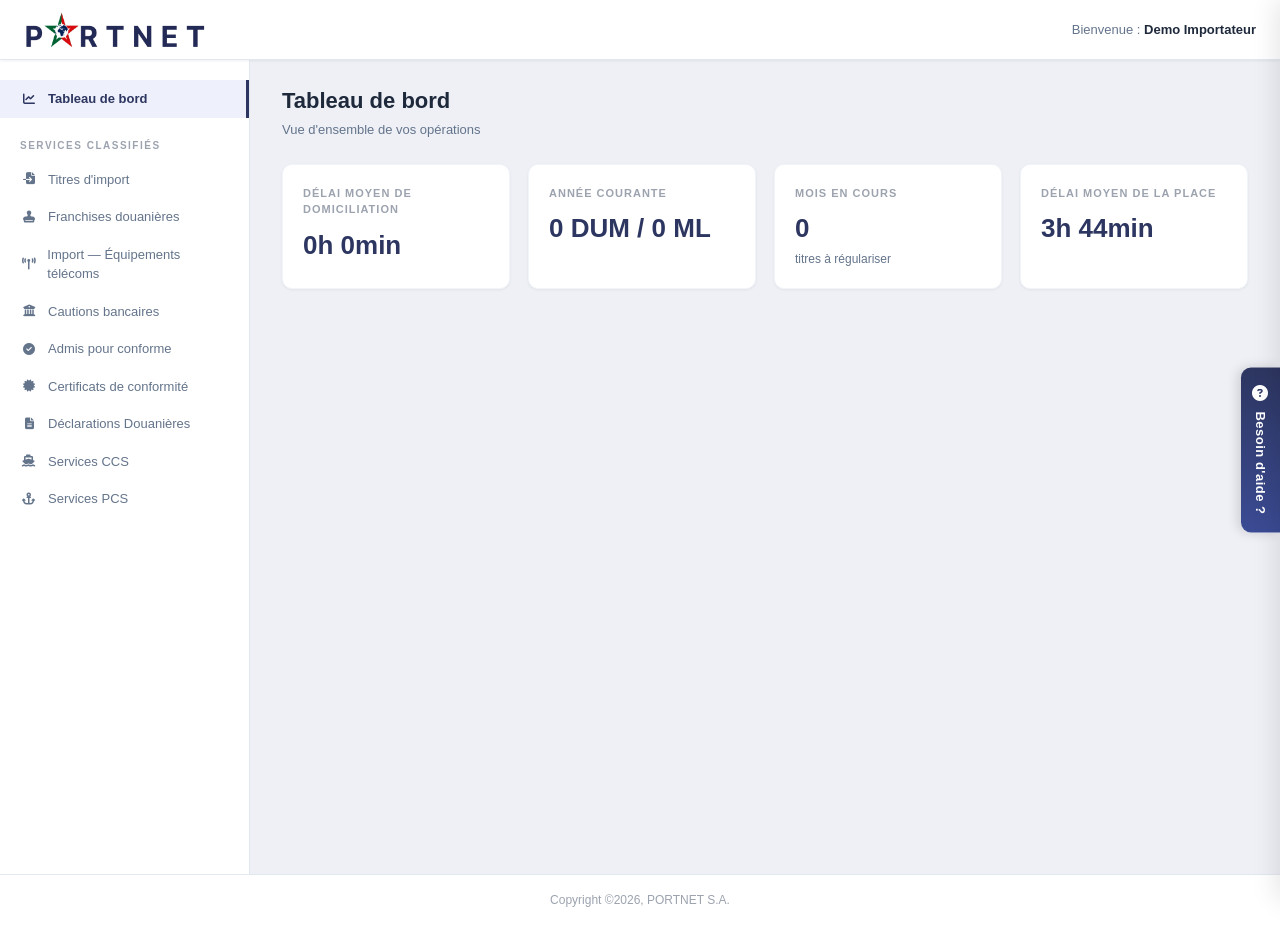
<file: frontend/index.html>
<!DOCTYPE html>
<html lang="fr">

<head>
    <meta charset="UTF-8">
    <meta name="viewport" content="width=device-width, initial-scale=1.0">
    <meta name="description"
        content="Portail Marocain des Procédures du Commerce Extérieur — PMCE PortNet. Gérez vos réclamations et demandes d'assistance.">
    <title>Portail Marocain des Procédures du Commerce Extérieur — PortNet</title>

    <!-- Bootstrap 5 (matches Portnet tech stack) -->
    <link rel="stylesheet" href="https://cdn.jsdelivr.net/npm/bootstrap@5.3.0/dist/css/bootstrap.min.css">
    <!-- Font Awesome icons -->
    <link rel="stylesheet" href="https://cdnjs.cloudflare.com/ajax/libs/font-awesome/6.4.0/css/all.min.css">
    <!-- Favicon -->
    <link rel="icon" type="image/jpeg" href="public/portnetLogo.jpg">
    <!-- Application styles -->
    <link rel="stylesheet" href="css/styles.css">
</head>

<body>

    <!-- ═══════════════════════════════════════════════════════════
     DASHBOARD BACKDROP (simplified Portnet portal shell)
     ═══════════════════════════════════════════════════════════ -->

    <!-- Top navigation -->
    <nav class="dashboard-nav" id="dashboardNav">
        <a href="#" class="nav-logo" title="PortNet S.A.">
            <img src="public/portnetLogo.jpg" alt="PortNet Logo" class="nav-logo-img">
        </a>
        <div class="nav-user">
            Bienvenue : <strong id="navUserName">Demo Importateur</strong>
        </div>
    </nav>



    <!-- Main layout -->
    <div class="dashboard-layout">
        <!-- Sidebar -->
        <aside class="dashboard-sidebar">
            <a href="#" class="sidebar-link active">
                <i class="fas fa-chart-line"></i> Tableau de bord
            </a>
            <div class="sidebar-section-title">Services classifiés</div>
            <a href="#" class="sidebar-link"><i class="fas fa-file-import"></i> Titres d'import</a>
            <a href="#" class="sidebar-link"><i class="fas fa-stamp"></i> Franchises douanières</a>
            <a href="#" class="sidebar-link"><i class="fas fa-broadcast-tower"></i> Import — Équipements télécoms</a>
            <a href="#" class="sidebar-link"><i class="fas fa-university"></i> Cautions bancaires</a>
            <a href="#" class="sidebar-link"><i class="fas fa-check-circle"></i> Admis pour conforme</a>
            <a href="#" class="sidebar-link"><i class="fas fa-certificate"></i> Certificats de conformité</a>
            <a href="#" class="sidebar-link"><i class="fas fa-file-alt"></i> Déclarations Douanières</a>
            <a href="#" class="sidebar-link"><i class="fas fa-ship"></i> Services CCS</a>
            <a href="#" class="sidebar-link"><i class="fas fa-anchor"></i> Services PCS</a>
        </aside>

        <!-- Main content -->
        <main class="dashboard-main">
            <h1>Tableau de bord</h1>
            <p class="subtitle">Vue d'ensemble de vos opérations</p>

            <div class="dash-cards">
                <div class="dash-card">
                    <div class="card-label">Délai Moyen de Domiciliation</div>
                    <div class="card-value">0h 0min</div>
                </div>
                <div class="dash-card">
                    <div class="card-label">Année courante</div>
                    <div class="card-value">0 DUM / 0 ML</div>
                </div>
                <div class="dash-card">
                    <div class="card-label">Mois en cours</div>
                    <div class="card-value">0</div>
                    <div class="card-sub">titres à régulariser</div>
                </div>
                <div class="dash-card">
                    <div class="card-label">Délai moyen de la place</div>
                    <div class="card-value">3h 44min</div>
                </div>
            </div>
        </main>
    </div>

    <!-- Footer -->
    <footer class="dashboard-footer">
        Copyright ©2026, PORTNET S.A.
    </footer>


    <!-- ═══════════════════════════════════════════════════════════
     FLOATING "BESOIN D'AIDE?" BUTTON
     ═══════════════════════════════════════════════════════════ -->

    <button id="helpFloatingBtn" class="help-floating-btn" type="button" title="Ouvrir le centre d'aide">
        <i class="fas fa-question-circle"></i>
        Besoin d'aide ?
    </button>


    <!-- ═══════════════════════════════════════════════════════════
     CENTRE D'AIDE PANEL (right slide-in)
     ═══════════════════════════════════════════════════════════ -->

    <div id="centreAideOverlay" class="centre-aide-overlay"></div>

    <div id="centreAidePanel" class="centre-aide-panel">
        <!-- Panel header -->
        <div class="panel-header">
            <div class="panel-header-left">
                <div class="panel-header-icon">
                    <i class="fas fa-question"></i>
                </div>
                <span class="panel-header-title">Centre d'aide</span>
            </div>
            <button id="panelCloseBtn" class="panel-close-btn" type="button" title="Fermer">
                <i class="fas fa-times"></i>
            </button>
        </div>

        <!-- Navigation menu -->
        <div class="panel-menu">
            <button class="panel-menu-item" data-action="faq" type="button">
                <i class="fas fa-pen"></i> Foires aux questions
            </button>
            <button class="panel-menu-item" data-action="mes-reclamations" id="menuMesReclamations" type="button">
                <i class="fas fa-briefcase"></i> Mes réclamations
            </button>
            <button class="panel-menu-item" data-action="nouvelle-reclamation" id="menuNouvelleReclamation"
                type="button">
                <i class="fas fa-share"></i> Nouvelle réclamation
            </button>
            <button class="panel-menu-item" data-action="contact" type="button">
                <i class="fas fa-headset"></i> Contactez-nous
            </button>
            <button class="panel-menu-item" data-action="tijaria" type="button">
                <i class="fas fa-comment-dots"></i> TijarIA
            </button>
            <button class="panel-menu-item" data-action="historique-tijaria" type="button">
                <i class="fas fa-comments"></i> Historique TijarIA
            </button>
        </div>

        <!-- Mes réclamations section (toggled via menu) -->
        <div id="mesReclamationsSection" class="mes-reclamations-section">
            <div class="section-header">
                <div class="section-header-left">
                    <div class="section-header-icon">
                        <i class="fas fa-briefcase"></i>
                    </div>
                    <div class="section-header-text">
                        <h3>Mes réclamations</h3>
                        <span id="reclamationsCount">0 réclamation(s)</span>
                    </div>
                </div>
                <button id="sectionCloseBtn" class="section-close-btn" type="button" title="Fermer la section">
                    <i class="fas fa-times"></i>
                </button>
            </div>

            <!-- Search bar -->
            <div class="search-bar">
                <input type="text" id="searchInput" class="search-input" placeholder="Réclamation / Référence"
                    autocomplete="off">
                <button id="searchBtn" class="search-btn" type="button" title="Rechercher">
                    <i class="fas fa-search"></i>
                </button>
            </div>

            <!-- Reclamation cards list (dynamically filled by JS) -->
            <div id="reclamationsList" class="reclamations-list">
                <!-- Cards rendered by reclamations-list.js -->
            </div>
        </div>
    </div>


    <!-- ═══════════════════════════════════════════════════════════
     DÉTAILS DE LA RÉCLAMATION — MODAL
     ═══════════════════════════════════════════════════════════ -->

    <div id="detailModalOverlay" class="detail-modal-overlay">
        <div class="detail-modal" id="detailModal">
            <!-- Header -->
            <div class="detail-header">
                <div class="detail-header-left">
                    <div class="detail-header-icon">
                        <i class="fas fa-info"></i>
                    </div>
                    <div class="detail-header-text">
                        <h2>Détails de la réclamation</h2>
                        <span class="detail-ref" id="detailRef"></span>
                    </div>
                </div>
                <span class="status-badge" id="detailStatusBadge"></span>
            </div>

            <!-- Scrollable body -->
            <div class="detail-body" id="detailBody">
                <!-- Dynamically filled by reclamation-detail.js -->
            </div>

            <!-- Footer -->
            <div class="detail-footer">
                <button id="detailCloseBtn" class="btn-fermer" type="button">
                    Fermer
                </button>
            </div>
        </div>
    </div>


    <!-- ═══════════════════════════════════════════════════════════
     NOUVELLE RÉCLAMATION — MULTI-STEP FORM MODAL
     ═══════════════════════════════════════════════════════════ -->

    <div id="newRecOverlay" class="new-rec-overlay">
        <div class="new-rec-modal" id="newRecModal">
            <!-- Dark navy header -->
            <div class="new-rec-header">
                <div>
                    <h2>Nouvelle réclamation</h2>
                    <p>Remplissez ce formulaire en 3 étapes</p>
                </div>
                <button id="newRecCloseBtn" class="new-rec-close" type="button" title="Fermer">
                    <i class="fas fa-times"></i>
                </button>
            </div>

            <!-- Progress bar -->
            <div class="new-rec-progress">
                <div class="new-rec-progress-fill" id="progressFill" style="width: 33.33%;"></div>
            </div>

            <!-- Stepper -->
            <div class="new-rec-stepper" id="stepper">
                <div class="stepper-step active" data-step="1">
                    <div class="stepper-circle active" id="stepperCircle1">1</div>
                    <span class="stepper-label">Type de demande</span>
                </div>
                <div class="stepper-line" id="stepperLine1"></div>
                <div class="stepper-step" data-step="2">
                    <div class="stepper-circle inactive" id="stepperCircle2">2</div>
                    <span class="stepper-label">Service concerné</span>
                </div>
                <div class="stepper-line" id="stepperLine2"></div>
                <div class="stepper-step" data-step="3">
                    <div class="stepper-circle inactive" id="stepperCircle3">3</div>
                    <span class="stepper-label">Détails</span>
                </div>
            </div>

            <!-- Form content -->
            <div class="new-rec-content" id="newRecContent">
                <!-- Step 1: Type de demande -->
                <div class="step-container active" id="step1">
                    <h3 class="step-question">Quel est le type de votre demande ?</h3>
                    <p class="step-subtitle">Sélectionnez le type qui correspond le mieux à votre besoin</p>
                    <div class="custom-dropdown" id="typeDropdown">
                        <span class="custom-dropdown-label">Type de demande</span>
                        <button class="custom-dropdown-trigger placeholder" id="typeTrigger" type="button">
                            <span>Type de demande</span>
                            <i class="fas fa-chevron-down dd-arrow"></i>
                        </button>
                        <div class="custom-dropdown-options" id="typeOptions">
                            <!-- Filled by JS -->
                        </div>
                    </div>
                </div>

                <!-- Step 2: Service concerné -->
                <div class="step-container" id="step2">
                    <h3 class="step-question">Quel service est concerné ?</h3>
                    <p class="step-subtitle">Recherchez et sélectionnez le service approprié</p>
                    <div class="custom-dropdown" id="serviceDropdown">
                        <span class="custom-dropdown-label">Service concerné</span>
                        <button class="custom-dropdown-trigger placeholder" id="serviceTrigger" type="button">
                            <span>Rechercher un service</span>
                            <i class="fas fa-chevron-down dd-arrow"></i>
                        </button>
                        <div class="custom-dropdown-options" id="serviceOptions">
                            <input type="text" class="dropdown-search-input" id="serviceSearchInput"
                                placeholder="Rechercher un service..." autocomplete="off">
                            <div id="serviceOptionsList">
                                <!-- Filled by JS -->
                            </div>
                        </div>
                    </div>
                </div>

                <!-- Step 3: Détails -->
                <div class="step-container" id="step3">
                    <h3 class="step-question">Complétez votre demande</h3>
                    <p class="step-subtitle success-color">Fournissez les détails nécessaires pour traiter votre demande
                    </p>
                    <div class="form-group">
                        <input type="text" class="form-input" id="inputObjet" placeholder="Objet *" autocomplete="off">
                    </div>
                    <div class="form-group">
                        <textarea class="form-input form-textarea" id="inputSujet" placeholder="Sujet *"></textarea>
                    </div>
                    <div class="file-upload-zone" id="fileUploadZone">
                        <input type="file" id="fileInput" multiple>
                        <i class="fas fa-cloud-upload-alt"></i>
                        <span>Joindre des fichiers (optionnel)</span>
                    </div>
                    <div class="uploaded-files" id="uploadedFiles">
                        <!-- Filled by JS -->
                    </div>
                </div>

                <!-- Success screen (shown after submission) -->
                <div class="step-container" id="stepSuccess">
                    <div class="success-screen">
                        <div class="success-icon"><i class="fas fa-check"></i></div>
                        <h3>Réclamation envoyée avec succès !</h3>
                        <p>Votre réclamation a été soumise et sera traitée dans les plus brefs délais.</p>
                        <div class="success-ref" id="successRef"></div>
                    </div>
                </div>
            </div>

            <!-- Footer navigation -->
            <div class="new-rec-footer" id="newRecFooter">
                <button id="btnRetour" class="btn-retour" type="button">
                    <i class="fas fa-arrow-left"></i> Retour
                </button>
                <button id="btnSuivant" class="btn-suivant disabled" type="button">
                    Suivant <i class="fas fa-arrow-right"></i>
                </button>
                <button id="btnSoumettre" class="btn-soumettre disabled" type="button" style="display:none;">
                    <i class="fas fa-check"></i> Soumettre
                </button>
            </div>
        </div>
    </div>


    <!-- ═══════════════════════════════════════════════════════════
     TOAST NOTIFICATION
     ═══════════════════════════════════════════════════════════ -->
    <div id="toast" class="toast"></div>


    <!-- ═══════════════════════════════════════════════════════════
     SCRIPTS (load order: data → api → modules → app)
     ═══════════════════════════════════════════════════════════ -->
    <script src="https://code.jquery.com/jquery-3.7.1.min.js"></script>
    <script src="https://cdn.jsdelivr.net/npm/bootstrap@5.3.0/dist/js/bootstrap.bundle.min.js"></script>
    <script src="js/data.js"></script>
    <script src="js/api.js"></script>
    <script src="js/reclamations-list.js"></script>
    <script src="js/reclamation-detail.js"></script>
    <script src="js/new-reclamation.js"></script>
    <script src="js/app.js"></script>

</body>

</html>
</file>
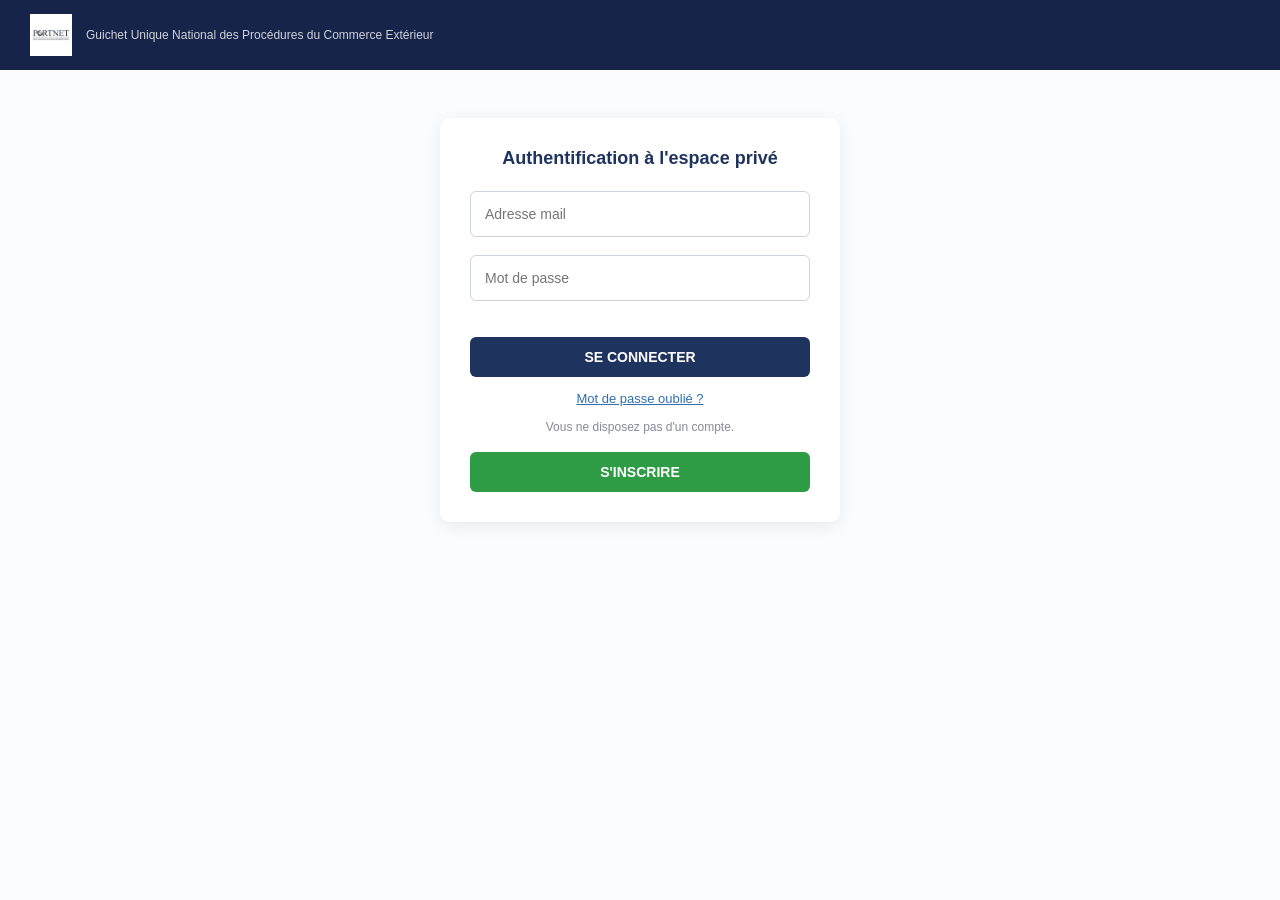
<file: souscription/frontend/index.html>
<!DOCTYPE html>
<html lang="fr">
<head>
<meta charset="UTF-8">
<meta name="viewport" content="width=device-width, initial-scale=1.0">
<title>PortNet — Inscription des opérateurs économiques</title>
<style>
  * { box-sizing: border-box; margin: 0; padding: 0; }
  body { font-family: 'Segoe UI', Tahoma, sans-serif; background: #fbfcfe; color: #1b2a4a; }

  /* ---------- Barre du haut ---------- */
  header {
    background: #16244a; color: #fff; padding: 14px 30px;
    display: flex; align-items: center; gap: 14px; position: sticky; top: 0; z-index: 10;
  }
  header .logo { font-size: 24px; font-weight: 800; letter-spacing: 1px; }
  header .logo span { color: #4aa3df; }
  header .brand-logo { height: 42px; width: auto; }
  .org-img { height: 95px; width: auto; }
  header .sub { font-size: 12px; opacity: .8; }

  /* ---------- Écrans ---------- */
  .screen { display: none; }
  .screen.active { display: block; }

  /* ---------- Cartes centrées (login, inscription…) ---------- */
  .center-wrap { display: flex; justify-content: center; padding: 48px 16px; }
  .auth-card { background: #fff; width: 400px; border-radius: 10px; box-shadow: 0 4px 18px rgba(0,0,0,.08); padding: 30px; }
  .auth-card h2 { text-align: center; font-size: 18px; color: #1f335f; margin-bottom: 22px; }
  .auth-card p.hint { font-size: 13px; color: #566; text-align: center; margin-bottom: 16px; }

  label { display: block; font-size: 13px; font-weight: 600; margin: 12px 0 6px; }
  label .req { color: #e04b4b; }
  input, select {
    width: 100%; border: 1px solid #cdd4e0; border-radius: 6px; padding: 10px 12px;
    font-size: 14px; background: #fff; color: #1b2a4a;
  }
  input:focus, select:focus { outline: none; border-color: #4aa3df; box-shadow: 0 0 0 3px rgba(74,163,223,.15); }
  /* champs des écrans d'auth : libellé à l'intérieur (comme le vrai site) */
  .auth-input { margin-bottom: 18px; padding: 14px; }
  .auth-card.wide { width: 460px; }

  .btn { display: block; width: 100%; border: none; border-radius: 6px; padding: 12px;
    font-size: 14px; font-weight: 700; cursor: pointer; margin-top: 18px; color: #fff; }
  .btn-navy { background: #1f335f; }
  .btn-navy:hover { background: #16244a; }
  .btn-green { background: #2e9b45; }
  .btn-green:hover { background: #268039; }
  .link { display: block; text-align: center; color: #2f6fb0; font-size: 13px; margin-top: 14px; cursor: pointer; text-decoration: underline; }
  .muted { text-align: center; font-size: 12px; color: #889; margin-top: 14px; }

  .captcha { display: flex; align-items: center; gap: 12px; width: 300px; background: #f9f9f9; border: 1px solid #d3d3d3; border-radius: 3px; padding: 12px 14px; margin: 16px auto; box-shadow: 0 0 4px rgba(0,0,0,.08); }
  .captcha-check { width: 26px !important; height: 26px; flex-shrink: 0; cursor: pointer; }
  .captcha-label { flex: 1; font-size: 14px; color: #222; }
  .captcha-brand { text-align: center; }
  .captcha-brand svg { display: block; margin: 0 auto 3px; }
  .captcha-brand-txt { font-size: 10px; color: #7b7b7b; line-height: 1.1; }
  .captcha-brand-txt span { font-size: 8px; }

  /* ---------- Espace privé (sidebar + contenu) ---------- */
  .app { display: flex; min-height: calc(100vh - 52px); }
  .sidebar { width: 240px; background: #fff; border-right: 1px solid #e0e5ee; padding: 20px 0; }
  .sidebar .who { padding: 0 20px 16px; border-bottom: 1px solid #eef1f6; }
  .sidebar .who b { display: block; font-size: 14px; }
  .sidebar .who span { font-size: 12px; color: #778; }
  .sidebar nav a { display: block; padding: 12px 20px; font-size: 14px; color: #29406e; cursor: pointer; }
  .sidebar nav a:hover { background: #f2f5fa; }
  .sidebar nav a.sub { padding-left: 36px; font-size: 13px; color: #55689a; }
  .content { flex: 1; padding: 22px; }

  .tabs { display: flex; border-radius: 8px 8px 0 0; overflow: hidden; }
  .tabs .tab { flex: 1; text-align: center; padding: 14px; background: #cfd6e2; color: #33456e; font-weight: 700; font-size: 14px; cursor: pointer; }
  .tabs .tab.active { background: #1f335f; color: #fff; }

  .panel { background: #fff; border-radius: 0 0 8px 8px; box-shadow: 0 2px 12px rgba(0,0,0,.05); padding: 26px; }
  .panel h3 { text-align: center; color: #1f335f; font-size: 16px; margin-bottom: 20px; }

  /* blocs choix organisme */
  .org-list { max-width: 460px; margin: 0 auto; }
  .org { border: 1px solid #dde3ed; border-radius: 8px; padding: 22px; text-align: center; margin-bottom: 16px; }
  .org .org-name { font-size: 18px; font-weight: 800; letter-spacing: 1px; color: #16244a; margin-bottom: 10px; }
  .org .org-name span { color: #4aa3df; }
  .org input { width: auto; transform: scale(1.3); }
  .note { font-size: 12px; color: #778; margin: 8px 0 16px; }

  /* formulaire souscription */
  .section-title { font-size: 15px; font-weight: 700; color: #1f335f; border-left: 4px solid #4aa3df; padding-left: 10px; margin: 22px 0 12px; }
  .grid { display: grid; grid-template-columns: 1fr 1fr; gap: 16px; }
  .field.full { grid-column: 1 / -1; }
  .grid label { margin-top: 0; }

  .actions { margin-top: 24px; display: flex; justify-content: space-between; }
  .actions .btn { width: auto; margin-top: 0; padding: 12px 26px; }

  .dropzone { border: 2px dashed #b9c3d6; border-radius: 8px; padding: 26px; text-align: center; color: #667; background: #f8fafd; }

  /* mes demandes */
  .dossier { border: 1px solid #e2e7f0; border-radius: 8px; padding: 20px 24px; margin-bottom: 16px; display: flex; justify-content: space-between; align-items: center; }
  .dossier .info .title { font-size: 18px; color: #1b2a4a; margin-bottom: 10px; }
  .dossier .info small { display: block; color: #667; margin-top: 5px; font-size: 13px; }
  .dossier-logo { height: 120px; width: auto; margin-left: 20px; }

  /* ---------- Formulaire multi-étapes (wizard) ---------- */
  .wizard { display: flex; gap: 22px; align-items: flex-start; }
  .wiz-side { width: 250px; flex-shrink: 0; background:#fff; border:1px solid #e2e7f0; border-radius:8px; padding:14px; }
  .wiz-side .grp { font-weight:700; color:#1f335f; font-size:14px; margin:14px 0 6px; }
  .wiz-side .grp:first-child { margin-top:0; }
  .wiz-side .step { padding:7px 8px 7px 22px; font-size:13px; color:#6a7690; cursor:pointer; border-radius:5px; }
  .wiz-side .step:hover { background:#f3f6fb; }
  .wiz-side .step.active { color:#2a44ff; font-weight:600; }
  .wiz-side .step.done { color:#2e9b45; }
  .wiz-body { flex:1; min-width:0; }
  .wiz-title { text-align:center; margin-bottom:8px; }
  .wiz-title h2 { color:#16244a; font-size:22px; }
  .wiz-title p { color:#667; font-size:14px; margin-top:6px; }
  .wstep { display:none; }
  .wstep.active { display:block; }
  .step-head { display:flex; align-items:center; gap:12px; font-size:18px; font-weight:700; color:#1b2a4a; margin:6px 0 18px; padding-bottom:14px; border-bottom:1px solid #eef1f6; }
  .step-head .ico { width:38px; height:38px; border-radius:50%; background:#1f335f; color:#fff; display:flex; align-items:center; justify-content:center; font-size:18px; flex-shrink:0; }
  .subform { border:1px solid #e6eaf2; border-radius:8px; padding:20px; }
  .btn-wide-auto { width:auto; margin:0; padding:12px 26px; display:inline-block; }
  /* icônes SVG de la barre latérale (héritent de la couleur du texte) */
  .wiz-side .ic, .wiz-side .ic-grp { fill: currentColor; flex-shrink:0; margin-right: 8px; }
  .wiz-side .ic { width: 15px; height: 15px; }
  .wiz-side .ic-grp { width: 19px; height: 19px; }
  .wiz-side .grp { display:flex; align-items:center; }
  .wiz-side .grp.active { color:#2a44ff; }
  .wiz-side .grp.done { color:#2e9b45; }
  .wiz-side .grp[data-step]:hover { background:#f3f6fb; border-radius:5px; }
  .wiz-side .step { display:flex; align-items:center; }
  .step-head .ico .ico-svg { width:20px; height:20px; fill:#fff; }
  .status { padding: 5px 12px; border-radius: 20px; font-size: 12px; font-weight: 700; }
  .status.encours { background: #fff3d6; color: #9a7b00; }
  .status.valide { background: #e0f5e3; color: #1f7a33; }

  #result { display:none; margin-top:16px; padding:14px; border-radius:8px; background:#eaf6ea; border:1px solid #b7dfb7; font-size:13px; white-space:pre-wrap; }
</style>
</head>
<body>
<header>
  <!-- Dépose le vrai logo officiel dans assets/portnet-logo.jpeg : il s'affichera ici. -->
  <img src="assets/portnet-logo.jpeg" alt="" class="brand-logo" onerror="this.style.display='none';">
  <div class="sub">Guichet Unique National des Procédures du Commerce Extérieur</div>
</header>

<!-- ================= ÉCRAN 1 : AUTHENTIFICATION ================= -->
<section id="screen-login" class="screen active">
  <div class="center-wrap">
    <div class="auth-card">
      <h2>Authentification à l'espace privé</h2>
      <input class="auth-input" type="email" placeholder="Adresse mail">
      <input class="auth-input" type="password" placeholder="Mot de passe">
      <button class="btn btn-navy" onclick="go('screen-espace')">SE CONNECTER</button>
      <span class="link" onclick="go('screen-forgot')">Mot de passe oublié ?</span>
      <div class="muted">Vous ne disposez pas d'un compte.</div>
      <button class="btn btn-green" onclick="go('screen-signup')">S'INSCRIRE</button>
    </div>
  </div>
</section>

<!-- ================= ÉCRAN 2 : NOUVELLE INSCRIPTION ================= -->
<section id="screen-signup" class="screen">
  <div class="center-wrap">
    <div class="auth-card">
      <h2>Nouvelle Inscription</h2>
      <input class="auth-input" placeholder="Raison Sociale *">
      <input class="auth-input" placeholder="Adresse *">
      <input class="auth-input" type="email" placeholder="Email *">
      <input class="auth-input" placeholder="Tel *">
      <div class="captcha">
        <input type="checkbox" class="captcha-check">
        <span class="captcha-label">Je ne suis pas un robot</span>
        <div class="captcha-brand">
          <svg viewBox="0 0 24 24" width="30" height="30" fill="none" stroke="#4a90d9" stroke-width="2" stroke-linecap="round"><path d="M20.5 12a8.5 8.5 0 1 1-2.5-6"/><path d="M20.5 3v5h-5"/></svg>
          <div class="captcha-brand-txt">reCAPTCHA<br><span>Confidentialité - Conditions</span></div>
        </div>
      </div>
      <button class="btn btn-navy" onclick="go('screen-login')">S'INSCRIRE</button>
      <span class="link" onclick="go('screen-login')">Retourner à la page de connexion</span>
    </div>
  </div>
</section>

<!-- ================= ÉCRAN 3 : MOT DE PASSE OUBLIÉ ================= -->
<section id="screen-forgot" class="screen">
  <div class="center-wrap">
    <div class="auth-card">
      <h2>Mot de passe oublié</h2>
      <p class="hint">Veuillez saisir votre mail de connexion afin de recevoir le lien de réinitialisation de votre mot de passe.</p>
      <input class="auth-input" type="email" placeholder="Email">
      <button class="btn btn-navy" onclick="go('screen-login')">RECEVOIR LE LIEN</button>
      <span class="link" onclick="go('screen-login')">Retourner à la page de connexion</span>
    </div>
  </div>
</section>

<!-- ================= ÉCRAN 4 : ESPACE PRIVÉ ================= -->
<section id="screen-espace" class="screen">
  <div class="app">
    <aside class="sidebar">
      <div class="who"><b>Ma Société</b><span>email@exemple.ma</span></div>
      <nav>
        <a class="active">Gestion des souscriptions</a>
        <a>Espace personnel</a>
        <a class="sub">Mot de passe</a>
        <a onclick="go('screen-login')">Se déconnecter</a>
      </nav>
    </aside>
    <div class="content">
      <div class="tabs">
        <div class="tab active" id="tab-nouv" onclick="tab('nouv')">NOUVELLE SOUSCRIPTION</div>
        <div class="tab" id="tab-dem" onclick="tab('dem')">MES DEMANDES</div>
      </div>

      <!-- Sous-écran : sélection organisme -->
      <div class="panel" id="panel-nouv">
        <h3>Veuillez sélectionner vos souscriptions</h3>
        <div class="org-list">
          <div class="org">
            <div class="org-name">
              <img src="assets/portnet-logo.jpeg" alt="PortNet" class="org-img"
                   onerror="this.style.display='none'; this.nextElementSibling.style.display='inline';">
              <span style="display:none">P<span style="color:#4aa3df">◉</span>RTNET</span>
            </div>
            <input type="checkbox" id="org-portnet">
          </div>
          <div class="org">
            <div class="org-name">
              <img src="assets/douane-logo.jpg" alt="Douane" class="org-img"
                   onerror="this.style.display='none'; this.nextElementSibling.style.display='inline';">
              <span style="display:none">🛡️ DOUANE</span>
            </div>
            <input type="checkbox" id="org-douane" checked>
          </div>
          <div class="note"><input type="checkbox" style="width:auto"> Merci de cocher cette case s'il s'agit uniquement d'une demande de création d'espace privé pour modification de vos données auprès de la douane.</div>
          <button class="btn btn-navy" onclick="chooseOrg()">SUIVANT</button>
        </div>
      </div>

      <!-- Sous-écran : mes demandes -->
      <div class="panel" id="panel-dem" style="display:none">
        <div class="dossier">
          <div class="info">
            <div class="title">Votre dossier de souscription au système <b>Portnet</b></div>
            <small>Code de la demande : 12072023I00000000987</small>
            <small>Date de Création : 12/07/2023 11:25</small>
            <small>status : En cours de traitement</small>
          </div>
          <img src="assets/portnet-logo.jpeg" alt="Portnet" class="dossier-logo" onerror="this.style.display='none'">
        </div>
        <div class="dossier">
          <div class="info">
            <div class="title">Votre dossier de souscription au système <b>Douane</b></div>
            <small>Code de la demande : 12072023I00000000987</small>
            <small>Date de Création : 12/07/2023 11:25</small>
            <small>status : En cours de traitement</small>
          </div>
          <img src="assets/douane-logo.jpg" alt="Douane" class="dossier-logo" onerror="this.style.display='none'">
        </div>
      </div>
    </div>
  </div>
</section>

<!-- ================= ÉCRAN 5 : VÉRIFICATION DU COMPTE ================= -->
<section id="screen-verification" class="screen">
  <div class="center-wrap">
    <div class="auth-card" style="width:460px">
      <div id="verif-logo" style="text-align:center;margin-bottom:10px"><img src="assets/douane-logo.jpg" alt="Douane" style="height:72px" onerror="this.style.display='none'"></div>
      <h2>Enregistrement des opérateurs économiques</h2>
      <p class="hint">Vérifier l'état de souscription auprès du système BADR avant d'accéder au formulaire de souscription.</p>
      <label>Email <span class="req">*</span></label>
      <input type="email" placeholder="email@exemple.ma">
      <label>Identifiant Fiscal <span class="req">*</span></label>
      <input placeholder="Identifiant Fiscal">
      <label>ICE <span class="req">*</span></label>
      <input maxlength="15" placeholder="ICE (15 chiffres)">
      <label>N° RC <span class="req">*</span></label>
      <input placeholder="N° RC">
      <label>Type d'opérateur</label>
      <select><option>Importateur</option><option>Exportateur</option><option>Transitaire</option></select>
      <label>N° Centre RC <span class="req">*</span></label>
      <input placeholder="N° Centre RC">
      <button class="btn btn-navy" onclick="goForm()">SUIVANT</button>
      <span class="link" onclick="go('screen-espace')">Annuler</span>
    </div>
  </div>
</section>

<!-- ================= ÉCRAN 6 : FORMULAIRE DE SOUSCRIPTION (multi-étapes) ================= -->
<section id="screen-formulaire" class="screen">
  <div class="container" style="max-width:1180px">
    <div class="card" style="padding:24px">
      <div id="douane-banner" style="display:none;background:#fdf6e3;border:1px solid #f0e0a8;color:#8a6d00;padding:12px 16px;border-radius:6px;margin-bottom:16px;align-items:center;gap:8px">⚠️ Vous n'êtes pas inscrit à la douane.</div>
      <div class="wiz-title">
        <h2 id="wiz-title-h2">Votre souscription au système Portnet et Douane</h2>
        <p>Veuillez saisir les informations suivantes</p>
      </div>
      <form id="souscriptionForm">
        <div class="wizard">
          <!-- Barre latérale des étapes -->
          <!-- icônes SVG réutilisables -->
          <svg style="display:none" xmlns="http://www.w3.org/2000/svg">
            <symbol id="ic-clip" viewBox="0 0 24 24"><path d="M19 3h-4.18C14.4 1.84 13.3 1 12 1s-2.4.84-2.82 2H5c-1.1 0-2 .9-2 2v14c0 1.1.9 2 2 2h14c1.1 0 2-.9 2-2V5c0-1.1-.9-2-2-2zm-7 0c.55 0 1 .45 1 1s-.45 1-1 1-1-.45-1-1 .45-1 1-1zm2 14H7v-2h7v2zm3-4H7v-2h10v2zm0-4H7V7h10v2z"/></symbol>
            <symbol id="ic-tag" viewBox="0 0 24 24"><path d="M21.41 11.58l-9-9C12.05 2.22 11.55 2 11 2H4c-1.1 0-2 .9-2 2v7c0 .55.22 1.05.59 1.42l9 9c.36.36.86.58 1.41.58s1.05-.22 1.41-.58l7-7c.37-.37.59-.87.59-1.42s-.23-1.05-.59-1.42zM6.5 8C5.67 8 5 7.33 5 6.5S5.67 5 6.5 5 8 5.67 8 6.5 7.33 8 6.5 8z"/></symbol>
          </svg>
          <aside class="wiz-side">
            <div class="grp" id="grp-base"><svg class="ic-grp"><use href="#ic-clip"/></svg>Informations de base</div>
            <div class="step active" data-step="societe" onclick="wstep('societe')"><svg class="ic"><use href="#ic-tag"/></svg>Informations sur la société</div>
            <div class="step" data-step="gerants" onclick="wstep('gerants')"><svg class="ic"><use href="#ic-tag"/></svg>Les gérants</div>
            <div class="step both-only" data-step="mandataire" onclick="wstep('mandataire')"><svg class="ic"><use href="#ic-tag"/></svg>Mandataire</div>
            <div class="grp" data-step="documents" onclick="wstep('documents')"><svg class="ic-grp"><use href="#ic-clip"/></svg>Documents</div>
            <div class="grp both-only" id="grp-autres"><svg class="ic-grp"><use href="#ic-clip"/></svg>Autres informations</div>
            <div class="step both-only" data-step="gu" onclick="wstep('gu')"><svg class="ic"><use href="#ic-tag"/></svg>Utilisateurs du GU</div>
            <div class="step both-only" data-step="contacts" onclick="wstep('contacts')"><svg class="ic"><use href="#ic-tag"/></svg>Contacts</div>
            <div class="step both-only" data-step="banque" onclick="wstep('banque')"><svg class="ic"><use href="#ic-tag"/></svg>Compte bancaire</div>
            <div class="grp both-only" data-step="contrat" onclick="wstep('contrat')"><svg class="ic-grp"><use href="#ic-clip"/></svg>Contrat</div>
          </aside>

          <div class="wiz-body">
            <!-- 1) Informations sur la société -->
            <div class="wstep active" id="wstep-societe">
              <div class="step-head"><span class="ico"><svg class="ico-svg"><use href="#ic-clip"/></svg></span> Informations sur la société</div>
              <div class="grid">
                <div class="field"><label>Type d'entité <span class="req">*</span></label>
                  <select name="type_entite"><option value="">— choisir —</option><option>Personne Morale</option><option>Personne Physique</option></select></div>
                <div class="field"><label>Type d'opérateur <span class="req">*</span></label>
                  <select name="type_operateur"><option>Importateur</option><option>Exportateur</option><option>Transitaire</option></select></div>
                <div class="field"><label>Numéro ICE <span class="req">*</span></label><input name="ice" maxlength="15" placeholder="15 chiffres"></div>
                <div class="field"><label>Numéro RC <span class="req">*</span></label><input name="rc_numero"></div>
                <div class="field"><label>Identifiant Fiscal <span class="req">*</span></label><input name="identifiant_fiscal"></div>
                <div class="field"><label>Centre RC <span class="req">*</span></label>
                  <select name="rc_ville"><option value="">— choisir —</option><option>61 TANGER</option><option>53 DAKHLA</option><option>593 BERRECHID</option><option>45 MARRAKECH</option></select></div>
                <div class="field"><label>Raison Sociale <span class="req">*</span></label><input name="raison_sociale"></div>
                <div class="field"><label>Date de commencement <span class="req">*</span></label><input name="date_commencement" type="date"></div>
                <div class="field"><label>Siège social / Adresse <span class="req">*</span></label><input name="siege_social"></div>
                <div class="field both-only"><label>CNSS</label><input name="cnss"></div>
                <div class="field both-only"><label>Taxe professionnelle <span class="req">*</span></label><input name="taxe_pro"></div>
                <div class="field"><label>Origine <span class="req">*</span></label>
                  <select name="origine"><option>Création</option><option>Acquisition</option></select></div>
                <div class="field both-only"><label>Ville <span class="req">*</span></label>
                  <select name="ville"><option value="">— choisir —</option><option>0074 SOUK ESSEBT (NEMMA)</option><option>Rabat</option><option>Casablanca</option></select></div>
                <div class="field both-only"><label style="display:flex;align-items:center;gap:8px;margin-top:24px"><input type="checkbox" style="width:auto"> Adresse répétitive</label></div>
                <div class="field both-only"><label>Secteur d'activité / Nature <span class="req">*</span></label>
                  <select name="secteur"><option value="">— choisir —</option><option>(0127) Culture de l'olivier</option><option>Autre</option></select></div>
                <div class="field both-only"><label>Activité effectivement exercée <span class="req">*</span></label><input name="activite"></div>
                <div class="field both-only"><label>Sigle <span class="req">*</span></label><input name="sigle"></div>
                <div class="field both-only"><label>Enseigne <span class="req">*</span></label><input name="enseigne"></div>
                <div class="field both-only"><label>Téléphone <span class="req">*</span></label><input name="telephone"></div>
                <div class="field both-only"><label>N° Fax</label><input name="fax"></div>
              </div>
              <div class="actions"><button type="button" class="btn btn-wide-auto" style="background:#8892a6" onclick="go('screen-verification')">PRÉCÉDENT</button><button type="button" class="btn btn-navy btn-wide-auto" onclick="wstep('gerants')">SUIVANT</button></div>
            </div>

            <!-- 2) Les gérants -->
            <div class="wstep" id="wstep-gerants">
              <div class="step-head"><span class="ico"><svg class="ico-svg"><use href="#ic-clip"/></svg></span> Les gérants</div>
              <div id="gerants-list">
                <div class="subform gerant-block" style="margin-bottom:14px">
                  <div class="grid">
                    <div class="field"><label>Nom <span class="req">*</span></label><input class="gf-nom"></div>
                    <div class="field"><label>Prénom <span class="req">*</span></label><input class="gf-prenom"></div>
                    <div class="field"><label>Adresse <span class="req">*</span></label><input class="gf-adresse"></div>
                    <div class="field"><label>Date Naissance <span class="req">*</span></label><input class="gf-naissance" type="date"></div>
                    <div class="field"><label>Type identifiant <span class="req">*</span></label>
                      <select class="gf-typeid"><option>CIN</option><option>Carte de séjour</option></select></div>
                    <div class="field"><label>Identifiant <span class="req">*</span></label><input class="gf-cin" placeholder="EC83147" value="EC83147"></div>
                    <div class="field"><label>Domiciliation CIN <span class="req">*</span></label><input class="gf-domiciliation"></div>
                    <div class="field"><label>Date d'expiration CIN <span class="req">*</span></label><input class="gf-cinexp" type="date"></div>
                  </div>
                </div>
              </div>
              <div style="text-align:center;margin:6px 0 16px">
                <button type="button" class="btn btn-wide-auto" style="background:#8892a6" onclick="retirerGerant()">RETIRER</button>
                <button type="button" class="btn btn-navy btn-wide-auto" style="margin-left:10px" onclick="ajouterGerant()">AJOUTER</button>
              </div>
              <div class="actions"><button type="button" class="btn btn-wide-auto" style="background:#8892a6" onclick="wstep('societe')">PRÉCÉDENT</button><button type="button" class="btn btn-navy btn-wide-auto" onclick="afterGerants()">SUIVANT</button></div>
            </div>

            <!-- 3) Mandataire -->
            <div class="wstep" id="wstep-mandataire">
              <div class="step-head"><span class="ico"><svg class="ico-svg"><use href="#ic-clip"/></svg></span> Mandataire</div>
              <div class="subform">
                <div class="field full"><label>Sélectionner un mandataire <span class="req">*</span></label>
                  <select name="mandataire"><option>— sélectionner —</option><option>AE180358 - Ilyas - zeroual</option></select></div>
              </div>
              <div class="actions"><button type="button" class="btn btn-wide-auto" style="background:#8892a6" onclick="wstep('gerants')">PRÉCÉDENT</button><button type="button" class="btn btn-navy btn-wide-auto" onclick="wstep('documents')">SUIVANT</button></div>
            </div>

            <!-- 4) Documents -->
            <div class="wstep" id="wstep-documents">
              <div class="step-head"><span class="ico"><svg class="ico-svg"><use href="#ic-clip"/></svg></span> Documents</div>
              <div class="subform" style="min-height:120px"></div>
              <div class="actions"><button type="button" class="btn btn-wide-auto" style="background:#8892a6" onclick="beforeDocuments()">PRÉCÉDENT</button><button type="button" class="btn btn-navy btn-wide-auto" onclick="afterDocuments()">SUIVANT</button></div>
            </div>

            <!-- 5) Utilisateurs du GU -->
            <div class="wstep" id="wstep-gu">
              <div class="step-head"><span class="ico"><svg class="ico-svg"><use href="#ic-clip"/></svg></span> Utilisateurs du GU</div>
              <div class="subform">
                <div class="grid">
                  <div class="field"><label>Nom <span class="req">*</span></label><input name="gu_nom"></div>
                  <div class="field"><label>Prénom <span class="req">*</span></label><input name="gu_prenom"></div>
                  <div class="field"><label>Email <span class="req">*</span></label><input name="gu_email" type="email"></div>
                  <div class="field"><label>CIN <span class="req">*</span></label><input name="gu_cin"></div>
                  <div class="field"><label>Domiciliation de la CIN <span class="req">*</span></label><input name="gu_domiciliation"></div>
                  <div class="field"><label>Date d'expiration CIN <span class="req">*</span></label><input name="gu_cin_exp" type="date"></div>
                </div>
                <div style="text-align:center;margin-top:16px">
                  <button type="button" class="btn btn-wide-auto" style="background:#8892a6">RETIRER</button>
                  <button type="button" class="btn btn-navy btn-wide-auto" style="margin-left:10px">AJOUTER</button>
                </div>
              </div>
              <div class="actions"><button type="button" class="btn btn-wide-auto" style="background:#8892a6" onclick="wstep('documents')">PRÉCÉDENT</button><button type="button" class="btn btn-navy btn-wide-auto" onclick="wstep('contacts')">SUIVANT</button></div>
            </div>

            <!-- 6) Contacts -->
            <div class="wstep" id="wstep-contacts">
              <div class="step-head"><span class="ico"><svg class="ico-svg"><use href="#ic-clip"/></svg></span> Contacts</div>
              <div class="subform">
                <div class="grid">
                  <div class="field"><label>Email <span class="req">*</span></label><input name="contact_email" type="email"></div>
                  <div class="field"><label>Nom <span class="req">*</span></label><input name="contact_nom"></div>
                  <div class="field"><label>Prénom <span class="req">*</span></label><input name="contact_prenom"></div>
                  <div class="field"><label>Type de direction <span class="req">*</span></label>
                    <select name="contact_direction"><option>Direction Administrative</option><option>Direction Financière</option><option>Direction Technique</option></select></div>
                </div>
                <div style="text-align:center;margin-top:16px">
                  <button type="button" class="btn btn-wide-auto" style="background:#8892a6">RETIRER</button>
                  <button type="button" class="btn btn-navy btn-wide-auto" style="margin-left:10px">AJOUTER</button>
                </div>
              </div>
              <div class="actions"><button type="button" class="btn btn-wide-auto" style="background:#8892a6" onclick="wstep('gu')">PRÉCÉDENT</button><button type="button" class="btn btn-navy btn-wide-auto" onclick="wstep('banque')">SUIVANT</button></div>
            </div>

            <!-- 7) Compte bancaire -->
            <div class="wstep" id="wstep-banque">
              <div class="step-head"><span class="ico"><svg class="ico-svg"><use href="#ic-clip"/></svg></span> Compte bancaire</div>
              <div class="subform">
                <div class="grid">
                  <div class="field"><label>Adresse du Guichet <span class="req">*</span></label><input name="banque_guichet"></div>
                  <div class="field"><label>RIB <span class="req">*</span></label><input name="rib" maxlength="24" placeholder="24 chiffres"></div>
                  <div class="field full"><label>Banque <span class="req">*</span></label>
                    <select name="banque"><option value="">— choisir —</option><option>105 BANQUE POPULAIRE D'AL HOCEIMA</option><option>011 BANK OF AFRICA</option><option>Autre</option></select></div>
                </div>
              </div>
              <div class="actions"><button type="button" class="btn btn-wide-auto" style="background:#8892a6" onclick="wstep('contacts')">PRÉCÉDENT</button><button type="button" class="btn btn-navy btn-wide-auto" onclick="wstep('contrat')">SUIVANT</button></div>
            </div>

            <!-- 8) Contrat -->
            <div class="wstep" id="wstep-contrat">
              <div class="step-head"><span class="ico"><svg class="ico-svg"><use href="#ic-clip"/></svg></span> Contrat</div>
              <p style="font-size:12px;color:#889;margin-bottom:14px">Nb : Les fichiers à importer doivent être uniquement du type .PDF et le poids maximal du fichier ne doit pas dépasser 3 Mo.</p>
              <div class="grid">
                <div class="field"><label>Contrat signé</label><input type="file"></div>
                <div class="field"><label>Méthode de signature <span class="req">*</span></label>
                  <select name="signature"><option>Signature electronique</option><option>Signature manuscrite</option></select></div>
              </div>
              <div class="dropzone" style="margin-top:14px">📄 Aperçu du contrat d'abonnement (affiché ici)</div>
              <label style="display:flex;align-items:center;gap:8px;margin-top:16px"><input type="checkbox"> Termes et Conditions d'Utilisation <span class="req">*</span></label>
              <div class="actions"><button type="button" class="btn btn-wide-auto" style="background:#8892a6" onclick="wstep('banque')">PRÉCÉDENT</button><button type="submit" class="btn btn-green btn-wide-auto">VALIDER VOTRE SOUSCRIPTION</button></div>
            </div>

            <div id="result"></div>
          </div>
        </div>
      </form>
    </div>
  </div>
</section>

<script>
  function go(id){
    document.querySelectorAll('.screen').forEach(s => s.classList.remove('active'));
    document.getElementById(id).classList.add('active');
    window.scrollTo(0,0);
  }
  function tab(which){
    document.getElementById('tab-nouv').classList.toggle('active', which==='nouv');
    document.getElementById('tab-dem').classList.toggle('active', which==='dem');
    document.getElementById('panel-nouv').style.display = which==='nouv' ? 'block' : 'none';
    document.getElementById('panel-dem').style.display  = which==='dem'  ? 'block' : 'none';
  }
  // Navigation entre les étapes du formulaire multi-étapes
  const WSTEPS = ['societe','gerants','mandataire','documents','gu','contacts','banque','contrat'];
  function wstep(name){
    document.querySelectorAll('.wstep').forEach(s => s.classList.remove('active'));
    const panel = document.getElementById('wstep-' + name);
    if (panel) panel.classList.add('active');
    const cur = WSTEPS.indexOf(name);
    document.querySelectorAll('.wiz-side [data-step]').forEach(el => {
      const i = WSTEPS.indexOf(el.dataset.step);
      el.classList.remove('active','done');
      if (i < cur) el.classList.add('done');
      else if (i === cur) el.classList.add('active');
    });
    setGrp(document.getElementById('grp-base'),   cur, 0, 2);
    setGrp(document.getElementById('grp-autres'), cur, 4, 6);
    window.scrollTo(0, 0);
  }
  function setGrp(el, cur, from, to){
    if (!el) return;
    el.classList.remove('active','done');
    if (cur > to) el.classList.add('done');
    else if (cur >= from && cur <= to) el.classList.add('active');
  }

  // ---- Mode de souscription : Douane seul  OU  PortNet + Douane ----
  let subMode = 'both';
  function chooseOrg(){
    const pn = document.getElementById('org-portnet');
    subMode = (pn && pn.checked) ? 'both' : 'douane';   // PortNet coché => les deux
    // écusson Douane affiché dans les 2 cas (contrôle BADR = Douane, fidèle au guide)
    const vl = document.getElementById('verif-logo');
    if (vl) vl.style.display = 'block';
    go('screen-verification');
  }
  function goForm(){
    go('screen-formulaire');
    applyMode();
  }
  function applyMode(){
    const both = subMode === 'both';
    document.getElementById('wiz-title-h2').textContent = both
      ? 'Votre souscription au système Portnet et Douane'
      : 'Votre souscription au système Douane';
    document.getElementById('douane-banner').style.display = both ? 'none' : 'flex';
    // masque/affiche les champs & étapes réservés à PortNet+Douane
    document.querySelectorAll('.both-only').forEach(el => { el.style.display = both ? '' : 'none'; });
    wstep('societe');
  }
  // Enchaînement adaptatif autour de l'étape Documents
  function afterGerants(){ wstep(subMode === 'both' ? 'mandataire' : 'documents'); }
  function beforeDocuments(){ wstep(subMode === 'both' ? 'mandataire' : 'gerants'); }
  function afterDocuments(){
    if (subMode === 'both') wstep('gu');
    else document.getElementById('souscriptionForm').requestSubmit();  // Douane : Documents = dernière étape
  }

  // ---- Gérants multiples (boutons AJOUTER / RETIRER) ----
  function ajouterGerant(){
    const list = document.getElementById('gerants-list');
    const clone = list.querySelector('.gerant-block').cloneNode(true);
    clone.querySelectorAll('input').forEach(i => i.value = '');
    clone.querySelectorAll('select').forEach(s => s.selectedIndex = 0);
    list.appendChild(clone);
  }
  function retirerGerant(){
    const blocks = document.querySelectorAll('#gerants-list .gerant-block');
    if (blocks.length > 1) blocks[blocks.length - 1].remove();
  }
  function collectGerants(){
    return Array.from(document.querySelectorAll('#gerants-list .gerant-block')).map(b => ({
      nom: b.querySelector('.gf-nom').value,
      prenom: b.querySelector('.gf-prenom').value,
      cin: b.querySelector('.gf-cin').value,
    })).filter(g => g.nom || g.cin);
  }

  // Soumission du formulaire -> enregistrement dans PostgreSQL via l'API
  document.getElementById('souscriptionForm').addEventListener('submit', async function(e){
    e.preventDefault();
    const data = Object.fromEntries(new FormData(this).entries());
    data.gerants = collectGerants();   // tous les gérants saisis (AJOUTER)
    data.organisme = (subMode === 'both') ? 'PORTNET_DOUANE' : 'DOUANE';   // quel mode
    const r = document.getElementById('result');
    r.style.display = 'block';
    r.textContent = '⏳ Enregistrement en cours...';
    try {
      const res = await fetch('/api/inscriptions', {
        method: 'POST',
        headers: { 'Content-Type': 'application/json' },
        body: JSON.stringify(data)
      });
      const out = await res.json();
      r.textContent = out.ok
        ? '✅ Enregistré dans PostgreSQL !  (id : ' + out.id + ')'
        : '❌ Erreur : ' + out.error;
    } catch (err) {
      r.textContent = "❌ Impossible de joindre l'API. Elle tourne bien sur http://localhost:8000 ?\n" + err;
    }
  });
</script>
</body>
</html>
</file>
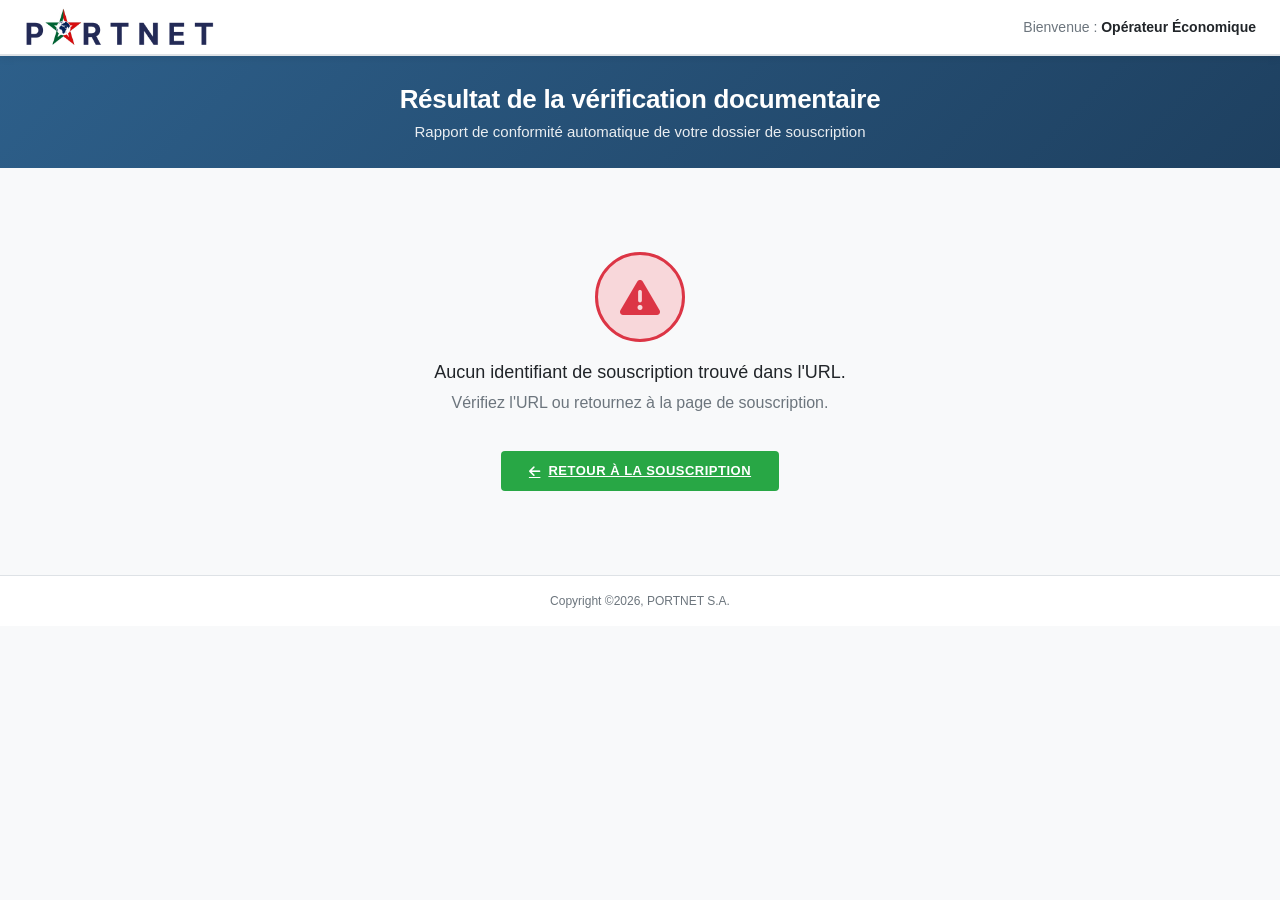
<file: frontend/resultat.html>
<!DOCTYPE html>
<html lang="fr">

<head>
    <meta charset="UTF-8">
    <meta name="viewport" content="width=device-width, initial-scale=1.0">
    <meta name="description" content="PortNet — Résultat de la vérification documentaire de votre souscription.">
    <title>Résultat de Souscription | PortNet</title>

    <!-- Bootstrap 5 -->
    <link rel="stylesheet" href="https://cdn.jsdelivr.net/npm/bootstrap@5.3.0/dist/css/bootstrap.min.css">
    <!-- Font Awesome -->
    <link rel="stylesheet" href="https://cdnjs.cloudflare.com/ajax/libs/font-awesome/6.4.0/css/all.min.css">
    <!-- Favicon -->
    <link rel="icon" type="image/jpeg" href="public/portnetLogo.jpg">
    <!-- Souscription styles -->
    <link rel="stylesheet" href="css/souscription.css">
</head>

<body class="souscription-page">

    <!-- ═══════════════════════════════════════════════════════════
     TOP NAVIGATION
     ═══════════════════════════════════════════════════════════ -->
    <nav class="sousc-nav">
        <a href="/" title="PortNet S.A.">
            <img src="public/portnetLogo.jpg" alt="PortNet Logo" class="sousc-nav-logo">
        </a>
        <div class="sousc-nav-user">
            Bienvenue : <strong>Opérateur Économique</strong>
        </div>
    </nav>

    <!-- ═══════════════════════════════════════════════════════════
     PAGE HEADER
     ═══════════════════════════════════════════════════════════ -->
    <header class="sousc-header">
        <h1>Résultat de la vérification documentaire</h1>
        <p>Rapport de conformité automatique de votre dossier de souscription</p>
    </header>

    <!-- ═══════════════════════════════════════════════════════════
     MAIN CONTENT (dynamically filled by JS)
     ═══════════════════════════════════════════════════════════ -->
    <div class="sousc-content" id="resultContent">
        <!-- Loading state -->
        <div id="resultLoading" style="text-align:center; padding:60px 20px;">
            <div class="sousc-loading-spinner" style="margin:0 auto 16px;"></div>
            <h3 style="font-size:16px; color:#212529;">Chargement du rapport...</h3>
        </div>
    </div>

    <!-- ═══════════════════════════════════════════════════════════
     FOOTER
     ═══════════════════════════════════════════════════════════ -->
    <footer class="sousc-page-footer">
        Copyright ©2026, PORTNET S.A.
    </footer>

    <!-- ═══════════════════════════════════════════════════════════
     SCRIPTS
     ═══════════════════════════════════════════════════════════ -->
    <script src="js/resultat.js"></script>

</body>

</html>
</file>
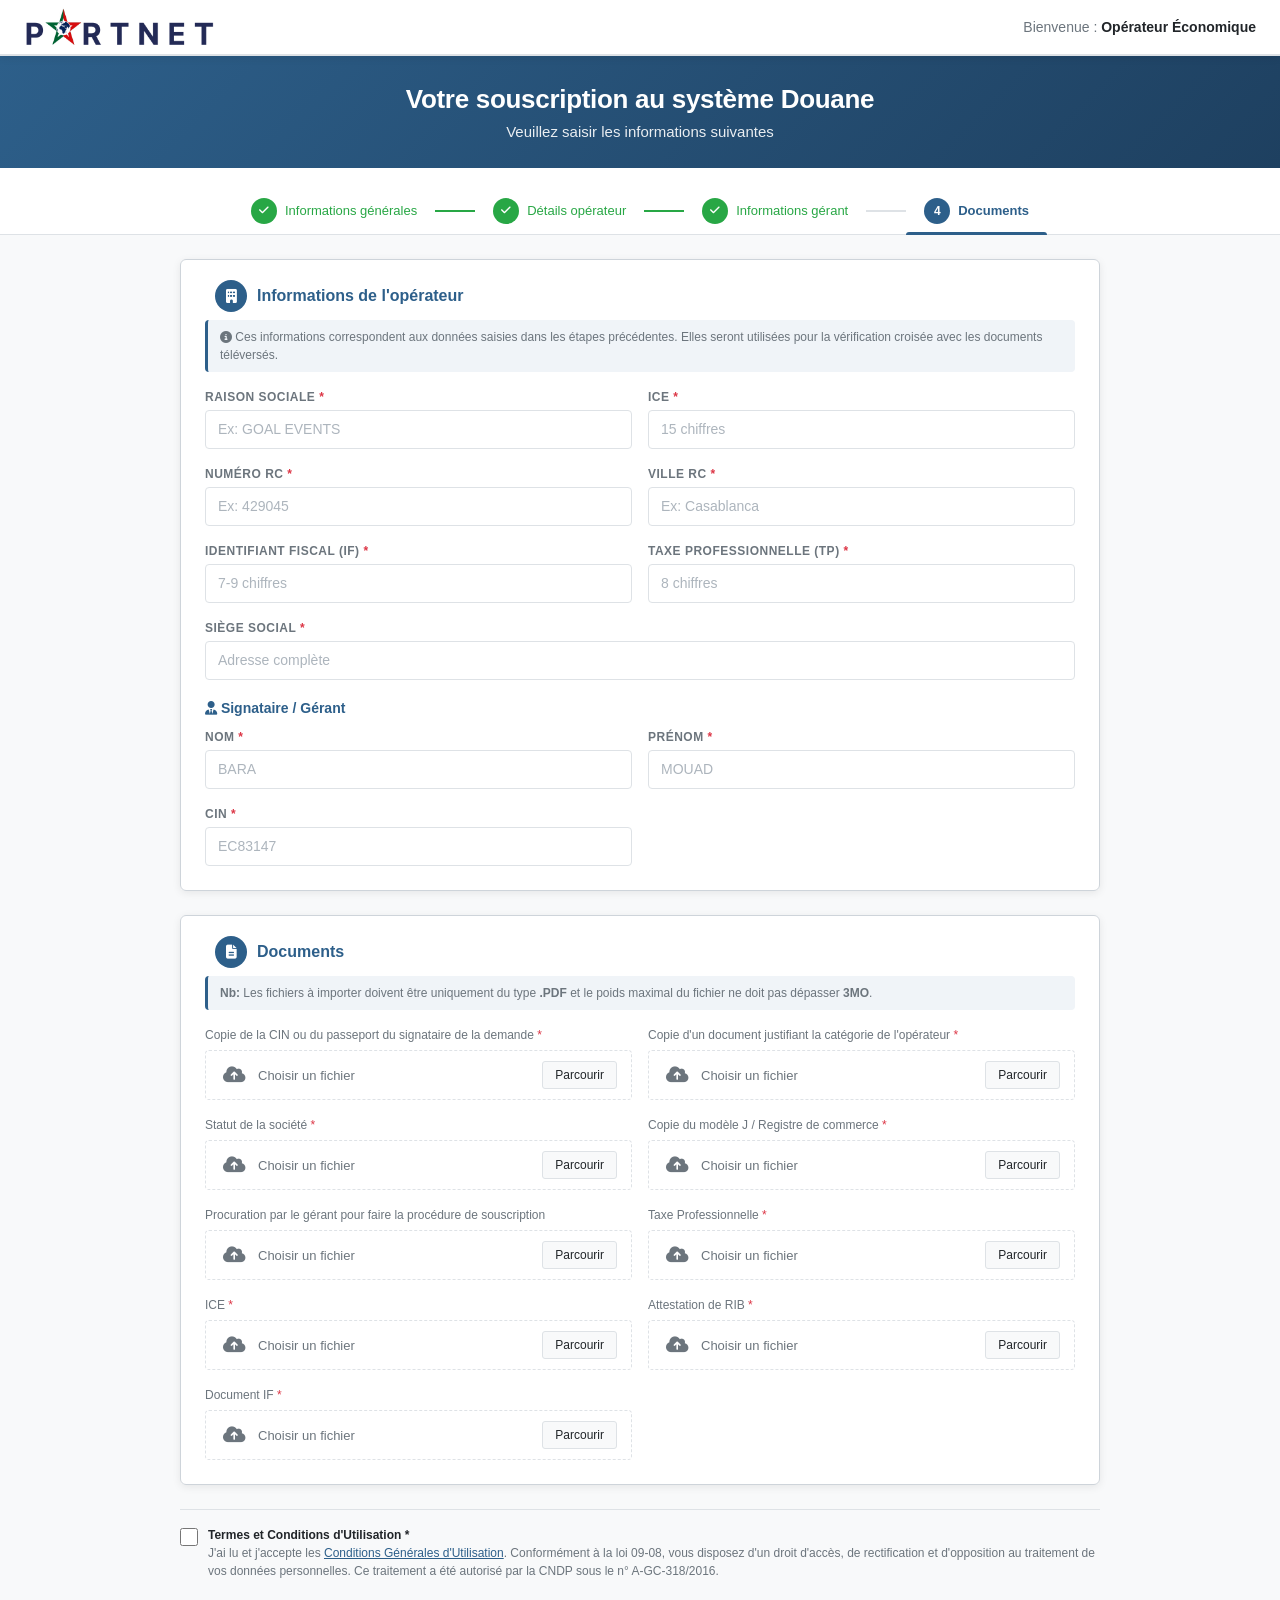
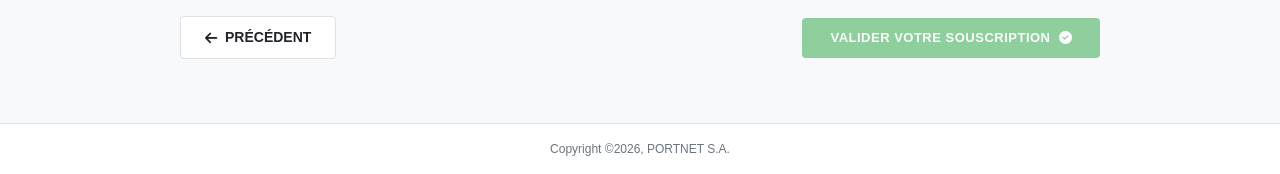
<file: frontend/souscription.html>
<!DOCTYPE html>
<html lang="fr">

<head>
    <meta charset="UTF-8">
    <meta name="viewport" content="width=device-width, initial-scale=1.0">
    <meta name="description" content="PortNet — Souscription au système Douane. Téléversez vos documents pour compléter votre demande de souscription.">
    <title>Souscription — Documents | PortNet</title>

    <!-- Bootstrap 5 -->
    <link rel="stylesheet" href="https://cdn.jsdelivr.net/npm/bootstrap@5.3.0/dist/css/bootstrap.min.css">
    <!-- Font Awesome -->
    <link rel="stylesheet" href="https://cdnjs.cloudflare.com/ajax/libs/font-awesome/6.4.0/css/all.min.css">
    <!-- Favicon -->
    <link rel="icon" type="image/jpeg" href="public/portnetLogo.jpg">
    <!-- Souscription styles -->
    <link rel="stylesheet" href="css/souscription.css">
</head>

<body class="souscription-page">

    <!-- ═══════════════════════════════════════════════════════════
     TOP NAVIGATION
     ═══════════════════════════════════════════════════════════ -->
    <nav class="sousc-nav">
        <a href="/" title="PortNet S.A.">
            <img src="public/portnetLogo.jpg" alt="PortNet Logo" class="sousc-nav-logo">
        </a>
        <div class="sousc-nav-user">
            Bienvenue : <strong>Opérateur Économique</strong>
        </div>
    </nav>

    <!-- ═══════════════════════════════════════════════════════════
     PAGE HEADER (Blue Banner)
     ═══════════════════════════════════════════════════════════ -->
    <header class="sousc-header">
        <h1>Votre souscription au système Douane</h1>
        <p>Veuillez saisir les informations suivantes</p>
    </header>

    <!-- ═══════════════════════════════════════════════════════════
     STEP INDICATOR
     ═══════════════════════════════════════════════════════════ -->
    <div class="sousc-steps">
        <div class="sousc-step completed">
            <span class="sousc-step-num"><i class="fas fa-check" style="font-size:11px"></i></span>
            Informations générales
        </div>
        <div class="sousc-step-line completed"></div>
        <div class="sousc-step completed">
            <span class="sousc-step-num"><i class="fas fa-check" style="font-size:11px"></i></span>
            Détails opérateur
        </div>
        <div class="sousc-step-line completed"></div>
        <div class="sousc-step completed">
            <span class="sousc-step-num"><i class="fas fa-check" style="font-size:11px"></i></span>
            Informations gérant
        </div>
        <div class="sousc-step-line"></div>
        <div class="sousc-step active">
            <span class="sousc-step-num">4</span>
            Documents
        </div>
    </div>

    <!-- ═══════════════════════════════════════════════════════════
     MAIN CONTENT
     ═══════════════════════════════════════════════════════════ -->
    <div class="sousc-content">

        <form id="souscriptionForm" enctype="multipart/form-data">

            <!-- ─── Informations de l'opérateur (résumé des étapes précédentes) ─── -->
            <fieldset class="sousc-fieldset">
                <legend>
                    <span class="legend-icon"><i class="fas fa-building"></i></span>
                    Informations de l'opérateur
                </legend>
                <p class="sousc-note">
                    <i class="fas fa-info-circle"></i>
                    Ces informations correspondent aux données saisies dans les étapes précédentes.
                    Elles seront utilisées pour la vérification croisée avec les documents téléversés.
                </p>

                <div class="sousc-form-grid">
                    <div class="sousc-form-group">
                        <label>Raison Sociale <span class="required">*</span></label>
                        <input type="text" class="sousc-form-input" id="inputRaisonSociale" name="raison_sociale"
                            placeholder="Ex: GOAL EVENTS" required>
                    </div>
                    <div class="sousc-form-group">
                        <label>ICE <span class="required">*</span></label>
                        <input type="text" class="sousc-form-input" id="inputICE" name="ice"
                            placeholder="15 chiffres" required maxlength="15">
                    </div>
                    <div class="sousc-form-group">
                        <label>Numéro RC <span class="required">*</span></label>
                        <input type="text" class="sousc-form-input" id="inputRC" name="rc_number"
                            placeholder="Ex: 429045" required>
                    </div>
                    <div class="sousc-form-group">
                        <label>Ville RC <span class="required">*</span></label>
                        <input type="text" class="sousc-form-input" id="inputRCCity" name="rc_city"
                            placeholder="Ex: Casablanca" required>
                    </div>
                    <div class="sousc-form-group">
                        <label>Identifiant Fiscal (IF) <span class="required">*</span></label>
                        <input type="text" class="sousc-form-input" id="inputIF" name="if_number"
                            placeholder="7-9 chiffres" required>
                    </div>
                    <div class="sousc-form-group">
                        <label>Taxe Professionnelle (TP) <span class="required">*</span></label>
                        <input type="text" class="sousc-form-input" id="inputTP" name="tp_number"
                            placeholder="8 chiffres" required>
                    </div>
                    <div class="sousc-form-group full-width">
                        <label>Siège Social <span class="required">*</span></label>
                        <input type="text" class="sousc-form-input" id="inputSiege" name="siege_social"
                            placeholder="Adresse complète" required>
                    </div>
                </div>

                <!-- Gérant -->
                <h4 style="font-size:14px; color:var(--pn-header-bg); margin:20px 0 12px; font-weight:600;">
                    <i class="fas fa-user-tie"></i> Signataire / Gérant
                </h4>
                <div class="sousc-form-grid">
                    <div class="sousc-form-group">
                        <label>Nom <span class="required">*</span></label>
                        <input type="text" class="sousc-form-input" id="inputGerantNom" name="gerant_nom"
                            placeholder="BARA" required>
                    </div>
                    <div class="sousc-form-group">
                        <label>Prénom <span class="required">*</span></label>
                        <input type="text" class="sousc-form-input" id="inputGerantPrenom" name="gerant_prenom"
                            placeholder="MOUAD" required>
                    </div>
                    <div class="sousc-form-group">
                        <label>CIN <span class="required">*</span></label>
                        <input type="text" class="sousc-form-input" id="inputGerantCIN" name="gerant_cin"
                            placeholder="EC83147" required>
                    </div>
                </div>
            </fieldset>

            <!-- ─── Documents Section ─── -->
            <fieldset class="sousc-fieldset">
                <legend>
                    <span class="legend-icon"><i class="fas fa-file-alt"></i></span>
                    Documents
                </legend>
                <p class="sousc-note">
                    <strong>Nb:</strong> Les fichiers à importer doivent être uniquement du type <strong>.PDF</strong>
                    et le poids maximal du fichier ne doit pas dépasser <strong>3MO</strong>.
                </p>

                <div class="sousc-docs-grid">

                    <!-- 1. CIN -->
                    <div class="sousc-upload-box" data-slot="cni">
                        <label class="sousc-upload-label">
                            Copie de la CIN ou du passeport du signataire de la demande <span class="required">*</span>
                        </label>
                        <div class="sousc-upload-area" id="uploadArea-cni">
                            <div class="sousc-upload-icon">
                                <i class="fas fa-cloud-upload-alt"></i>
                            </div>
                            <span class="sousc-upload-text">Choisir un fichier</span>
                            <button type="button" class="sousc-upload-btn">Parcourir</button>
                            <button type="button" class="sousc-upload-remove" title="Supprimer"><i class="fas fa-times"></i></button>
                            <input type="file" class="sousc-upload-input" name="cni" accept=".pdf">
                        </div>
                        <div class="sousc-verify-badge" id="badge-cni"></div>
                    </div>

                    <!-- 2. Catégorie opérateur -->
                    <div class="sousc-upload-box" data-slot="categorie_operateur">
                        <label class="sousc-upload-label">
                            Copie d'un document justifiant la catégorie de l'opérateur <span class="required">*</span>
                        </label>
                        <div class="sousc-upload-area" id="uploadArea-categorie_operateur">
                            <div class="sousc-upload-icon">
                                <i class="fas fa-cloud-upload-alt"></i>
                            </div>
                            <span class="sousc-upload-text">Choisir un fichier</span>
                            <button type="button" class="sousc-upload-btn">Parcourir</button>
                            <button type="button" class="sousc-upload-remove" title="Supprimer"><i class="fas fa-times"></i></button>
                            <input type="file" class="sousc-upload-input" name="categorie_operateur" accept=".pdf">
                        </div>
                        <div class="sousc-verify-badge" id="badge-categorie_operateur"></div>
                    </div>

                    <!-- 3. Statuts de la société -->
                    <div class="sousc-upload-box" data-slot="statuts">
                        <label class="sousc-upload-label">
                            Statut de la société <span class="required">*</span>
                        </label>
                        <div class="sousc-upload-area" id="uploadArea-statuts">
                            <div class="sousc-upload-icon">
                                <i class="fas fa-cloud-upload-alt"></i>
                            </div>
                            <span class="sousc-upload-text">Choisir un fichier</span>
                            <button type="button" class="sousc-upload-btn">Parcourir</button>
                            <button type="button" class="sousc-upload-remove" title="Supprimer"><i class="fas fa-times"></i></button>
                            <input type="file" class="sousc-upload-input" name="statuts" accept=".pdf">
                        </div>
                        <div class="sousc-verify-badge" id="badge-statuts"></div>
                    </div>

                    <!-- 4. Modèle J / Registre de commerce -->
                    <div class="sousc-upload-box" data-slot="model_j">
                        <label class="sousc-upload-label">
                            Copie du modèle J / Registre de commerce <span class="required">*</span>
                        </label>
                        <div class="sousc-upload-area" id="uploadArea-model_j">
                            <div class="sousc-upload-icon">
                                <i class="fas fa-cloud-upload-alt"></i>
                            </div>
                            <span class="sousc-upload-text">Choisir un fichier</span>
                            <button type="button" class="sousc-upload-btn">Parcourir</button>
                            <button type="button" class="sousc-upload-remove" title="Supprimer"><i class="fas fa-times"></i></button>
                            <input type="file" class="sousc-upload-input" name="model_j" accept=".pdf">
                        </div>
                        <div class="sousc-verify-badge" id="badge-model_j"></div>
                    </div>

                    <!-- 5. Procuration -->
                    <div class="sousc-upload-box" data-slot="procuration">
                        <label class="sousc-upload-label">
                            Procuration par le gérant pour faire la procédure de souscription
                        </label>
                        <div class="sousc-upload-area" id="uploadArea-procuration">
                            <div class="sousc-upload-icon">
                                <i class="fas fa-cloud-upload-alt"></i>
                            </div>
                            <span class="sousc-upload-text">Choisir un fichier</span>
                            <button type="button" class="sousc-upload-btn">Parcourir</button>
                            <button type="button" class="sousc-upload-remove" title="Supprimer"><i class="fas fa-times"></i></button>
                            <input type="file" class="sousc-upload-input" name="procuration" accept=".pdf">
                        </div>
                        <div class="sousc-verify-badge" id="badge-procuration"></div>
                    </div>

                    <!-- 6. Taxe Professionnelle -->
                    <div class="sousc-upload-box" data-slot="taxe_professionnelle">
                        <label class="sousc-upload-label">
                            Taxe Professionnelle <span class="required">*</span>
                        </label>
                        <div class="sousc-upload-area" id="uploadArea-taxe_professionnelle">
                            <div class="sousc-upload-icon">
                                <i class="fas fa-cloud-upload-alt"></i>
                            </div>
                            <span class="sousc-upload-text">Choisir un fichier</span>
                            <button type="button" class="sousc-upload-btn">Parcourir</button>
                            <button type="button" class="sousc-upload-remove" title="Supprimer"><i class="fas fa-times"></i></button>
                            <input type="file" class="sousc-upload-input" name="taxe_professionnelle" accept=".pdf">
                        </div>
                        <div class="sousc-verify-badge" id="badge-taxe_professionnelle"></div>
                    </div>

                    <!-- 7. ICE -->
                    <div class="sousc-upload-box" data-slot="ice">
                        <label class="sousc-upload-label">
                            ICE <span class="required">*</span>
                        </label>
                        <div class="sousc-upload-area" id="uploadArea-ice">
                            <div class="sousc-upload-icon">
                                <i class="fas fa-cloud-upload-alt"></i>
                            </div>
                            <span class="sousc-upload-text">Choisir un fichier</span>
                            <button type="button" class="sousc-upload-btn">Parcourir</button>
                            <button type="button" class="sousc-upload-remove" title="Supprimer"><i class="fas fa-times"></i></button>
                            <input type="file" class="sousc-upload-input" name="ice_doc" accept=".pdf">
                        </div>
                        <div class="sousc-verify-badge" id="badge-ice"></div>
                    </div>

                    <!-- 8. Attestation de RIB -->
                    <div class="sousc-upload-box" data-slot="attestation_rib">
                        <label class="sousc-upload-label">
                            Attestation de RIB <span class="required">*</span>
                        </label>
                        <div class="sousc-upload-area" id="uploadArea-attestation_rib">
                            <div class="sousc-upload-icon">
                                <i class="fas fa-cloud-upload-alt"></i>
                            </div>
                            <span class="sousc-upload-text">Choisir un fichier</span>
                            <button type="button" class="sousc-upload-btn">Parcourir</button>
                            <button type="button" class="sousc-upload-remove" title="Supprimer"><i class="fas fa-times"></i></button>
                            <input type="file" class="sousc-upload-input" name="attestation_rib" accept=".pdf">
                        </div>
                        <div class="sousc-verify-badge" id="badge-attestation_rib"></div>
                    </div>

                    <!-- 9. Document IF -->
                    <div class="sousc-upload-box" data-slot="document_if">
                        <label class="sousc-upload-label">
                            Document IF <span class="required">*</span>
                        </label>
                        <div class="sousc-upload-area" id="uploadArea-document_if">
                            <div class="sousc-upload-icon">
                                <i class="fas fa-cloud-upload-alt"></i>
                            </div>
                            <span class="sousc-upload-text">Choisir un fichier</span>
                            <button type="button" class="sousc-upload-btn">Parcourir</button>
                            <button type="button" class="sousc-upload-remove" title="Supprimer"><i class="fas fa-times"></i></button>
                            <input type="file" class="sousc-upload-input" name="document_if" accept=".pdf">
                        </div>
                        <div class="sousc-verify-badge" id="badge-document_if"></div>
                    </div>

                </div>
            </fieldset>

            <!-- ─── Terms & Conditions ─── -->
            <div class="sousc-terms">
                <input type="checkbox" id="termsCheckbox">
                <div class="sousc-terms-text">
                    <span class="required-label">Termes et Conditions d'Utilisation *</span><br>
                    J'ai lu et j'accepte les <a href="#" target="_blank">Conditions Générales d'Utilisation</a>.
                    Conformément à la loi 09-08, vous disposez d'un droit d'accès, de rectification et d'opposition au
                    traitement de vos données personnelles. Ce traitement a été autorisé par la CNDP sous le n° A-GC-318/2016.
                </div>
            </div>

            <!-- ─── Footer Buttons ─── -->
            <div class="sousc-footer">
                <button type="button" class="sousc-btn sousc-btn-prev" onclick="history.back()">
                    <i class="fas fa-arrow-left"></i> PRÉCÉDENT
                </button>
                <button type="submit" class="sousc-btn sousc-btn-submit" id="submitBtn" disabled>
                    VALIDER VOTRE SOUSCRIPTION <i class="fas fa-check-circle"></i>
                </button>
            </div>

        </form>
    </div>

    <!-- ═══════════════════════════════════════════════════════════
     LOADING OVERLAY (shown during processing)
     ═══════════════════════════════════════════════════════════ -->
    <div class="sousc-loading-overlay" id="loadingOverlay">
        <div class="sousc-loading-card">
            <div class="sousc-loading-spinner"></div>
            <h3>Vérification en cours...</h3>
            <p>Analyse automatique de vos documents. Veuillez patienter.</p>
        </div>
    </div>

    <!-- ═══════════════════════════════════════════════════════════
     FOOTER
     ═══════════════════════════════════════════════════════════ -->
    <footer class="sousc-page-footer">
        Copyright ©2026, PORTNET S.A.
    </footer>

    <!-- ═══════════════════════════════════════════════════════════
     SCRIPTS
     ═══════════════════════════════════════════════════════════ -->
    <script src="js/souscription.js"></script>

</body>

</html>
</file>
<file: frontend/css/styles.css>
/* ================================================================
 * styles.css — Portnet PMCE Reclamation Frontend
 * Matches the exact visual identity from platform screenshots.
 * ================================================================ */

/* ─── DESIGN TOKENS ──────────────────────────────────────────── */
:root {
    --primary-navy:     #2D3660;
    --primary-dark:     #1B2550;
    --primary-blue:     #3B4B94;
    --accent-blue:      #4A5FC1;
    --link-blue:        #2D3A6E;

    --status-affectee-color:    #64748B;
    --status-affectee-bg:       #F1F5F9;
    --status-affectee-border:   #CBD5E1;

    --status-repondue-color:    #059669;
    --status-repondue-bg:       #ECFDF5;
    --status-repondue-border:   #A7F3D0;

    --status-cloturee-color:    #64748B;
    --status-cloturee-bg:       #F1F5F9;
    --status-cloturee-border:   #CBD5E1;

    --status-reouverte-color:   #DC2626;
    --status-reouverte-bg:      #FEF2F2;
    --status-reouverte-border:  #FECACA;

    --bg-page:          #EEF0F6;
    --bg-card:          #FFFFFF;
    --bg-panel:         #FFFFFF;
    --bg-input:         #FFFFFF;
    --bg-description:   #F8F9FB;

    --text-primary:     #1E293B;
    --text-secondary:   #64748B;
    --text-label:       #94A3B8;
    --text-muted:       #9CA3AF;

    --border-color:     #E2E8F0;
    --border-light:     #F1F5F9;
    --border-input:     #CBD5E1;

    --radius-sm:        6px;
    --radius-md:        10px;
    --radius-lg:        14px;
    --radius-xl:        20px;
    --radius-pill:      50px;

    --shadow-sm:        0 1px 3px rgba(0,0,0,0.06);
    --shadow-md:        0 4px 12px rgba(0,0,0,0.08);
    --shadow-lg:        0 10px 40px rgba(0,0,0,0.12);
    --shadow-panel:     -4px 0 24px rgba(0,0,0,0.10);
    --shadow-modal:     0 24px 60px rgba(0,0,0,0.25);

    --font-family:      -apple-system, BlinkMacSystemFont, 'Segoe UI', Roboto, 'Helvetica Neue', Arial, sans-serif;

    --transition-fast:  0.2s ease;
    --transition-med:   0.3s ease;
    --transition-slow:  0.4s cubic-bezier(0.16, 1, 0.3, 1);

    --panel-width:      420px;
    --modal-width:      580px;
    --newrec-width:     720px;
}


/* ─── BASE / RESET ───────────────────────────────────────────── */
*,
*::before,
*::after {
    box-sizing: border-box;
    margin: 0;
    padding: 0;
}

html {
    font-size: 15px;
    -webkit-font-smoothing: antialiased;
    -moz-osx-font-smoothing: grayscale;
}

body {
    font-family: var(--font-family);
    background: var(--bg-page);
    color: var(--text-primary);
    line-height: 1.5;
    overflow-x: hidden;
    min-height: 100vh;
}

a {
    text-decoration: none;
    color: var(--link-blue);
}

button {
    cursor: pointer;
    font-family: inherit;
    border: none;
    background: none;
    font-size: inherit;
}


/* ─── SCROLLBAR ──────────────────────────────────────────────── */
::-webkit-scrollbar { width: 6px; }
::-webkit-scrollbar-track { background: transparent; }
::-webkit-scrollbar-thumb {
    background: var(--border-color);
    border-radius: 3px;
}
::-webkit-scrollbar-thumb:hover { background: var(--text-muted); }


/* ═══════════════════════════════════════════════════════════════
 * DASHBOARD BACKDROP (simplified Portnet portal shell)
 * ═══════════════════════════════════════════════════════════════ */

.dashboard-nav {
    display: flex;
    align-items: center;
    justify-content: space-between;
    height: 60px;
    background: var(--bg-card);
    border-bottom: 1px solid var(--border-color);
    padding: 0 24px;
    position: sticky;
    top: 0;
    z-index: 100;
    box-shadow: var(--shadow-sm);
}

.nav-logo {
    display: flex;
    align-items: center;
    gap: 12px;
}

.nav-logo-img {
    height: 38px;
    width: auto;
    display: block;
}

.nav-logo-icon {
    width: 36px;
    height: 36px;
    background: linear-gradient(135deg, var(--primary-navy), var(--accent-blue));
    border-radius: var(--radius-sm);
    display: flex;
    align-items: center;
    justify-content: center;
    color: white;
    font-weight: 800;
    font-size: 14px;
}

.nav-logo-text {
    font-weight: 700;
    font-size: 18px;
    color: var(--primary-dark);
    letter-spacing: 1.5px;
}

.nav-logo-subtitle {
    font-size: 9px;
    color: var(--text-secondary);
    text-transform: uppercase;
    letter-spacing: 1.5px;
    margin-top: -2px;
}

.nav-user {
    font-size: 13px;
    color: var(--text-secondary);
}

.nav-user strong {
    color: var(--text-primary);
    font-weight: 600;
}

/* Scrolling banner */
.dashboard-banner {
    background: linear-gradient(90deg, var(--primary-dark), var(--primary-navy), var(--primary-blue));
    color: white;
    padding: 6px 0;
    font-size: 12px;
    overflow: hidden;
    white-space: nowrap;
}

.dashboard-banner .banner-content {
    display: inline-block;
    animation: scrollBanner 25s linear infinite;
}

@keyframes scrollBanner {
    0%   { transform: translateX(100vw); }
    100% { transform: translateX(-100%); }
}

/* Main content area */
.dashboard-layout {
    display: flex;
    min-height: calc(100vh - 86px);
}

.dashboard-sidebar {
    width: 250px;
    background: var(--bg-card);
    border-right: 1px solid var(--border-color);
    padding: 20px 0;
    flex-shrink: 0;
}

.sidebar-section-title {
    font-size: 10px;
    font-weight: 700;
    text-transform: uppercase;
    letter-spacing: 1.5px;
    color: var(--text-muted);
    padding: 8px 20px;
    margin-top: 12px;
}

.sidebar-link {
    display: flex;
    align-items: center;
    gap: 10px;
    padding: 9px 20px;
    font-size: 13px;
    color: var(--text-secondary);
    transition: all var(--transition-fast);
}

.sidebar-link:hover {
    background: var(--bg-description);
    color: var(--primary-navy);
}

.sidebar-link.active {
    background: #EEF0FB;
    color: var(--primary-navy);
    font-weight: 600;
    border-right: 3px solid var(--primary-navy);
}

.sidebar-link i {
    width: 18px;
    text-align: center;
    font-size: 12px;
}

.dashboard-main {
    flex: 1;
    padding: 28px 32px;
}

.dashboard-main h1 {
    font-size: 22px;
    font-weight: 700;
    color: var(--text-primary);
    margin-bottom: 6px;
}

.dashboard-main .subtitle {
    font-size: 13px;
    color: var(--text-secondary);
    margin-bottom: 24px;
}

/* Dashboard placeholder cards */
.dash-cards {
    display: grid;
    grid-template-columns: repeat(auto-fit, minmax(220px, 1fr));
    gap: 18px;
    margin-bottom: 28px;
}

.dash-card {
    background: var(--bg-card);
    border-radius: var(--radius-md);
    padding: 20px;
    box-shadow: var(--shadow-sm);
    border: 1px solid var(--border-light);
}

.dash-card .card-label {
    font-size: 11px;
    font-weight: 600;
    text-transform: uppercase;
    letter-spacing: 1px;
    color: var(--text-muted);
    margin-bottom: 8px;
}

.dash-card .card-value {
    font-size: 26px;
    font-weight: 700;
    color: var(--primary-navy);
}

.dash-card .card-sub {
    font-size: 12px;
    color: var(--text-secondary);
    margin-top: 2px;
}

/* Footer */
.dashboard-footer {
    text-align: center;
    padding: 16px;
    font-size: 12px;
    color: var(--text-muted);
    border-top: 1px solid var(--border-color);
    background: var(--bg-card);
}


/* ═══════════════════════════════════════════════════════════════
 * FLOATING "BESOIN D'AIDE?" BUTTON
 * ═══════════════════════════════════════════════════════════════ */

.help-floating-btn {
    position: fixed;
    right: 0;
    top: 50%;
    transform: translateY(-50%);
    z-index: 500;
    background: linear-gradient(180deg, var(--primary-navy), var(--primary-blue));
    color: white;
    writing-mode: vertical-rl;
    text-orientation: mixed;
    padding: 18px 10px;
    font-size: 13px;
    font-weight: 600;
    letter-spacing: 0.5px;
    border-radius: 10px 0 0 10px;
    box-shadow: -3px 0 12px rgba(0,0,0,0.15);
    display: flex;
    align-items: center;
    gap: 10px;
    transition: all var(--transition-med);
}

.help-floating-btn:hover {
    padding-right: 14px;
    box-shadow: -5px 0 20px rgba(0,0,0,0.2);
}

.help-floating-btn i {
    writing-mode: horizontal-tb;
    font-size: 16px;
}

.help-floating-btn.hidden {
    transform: translateY(-50%) translateX(100%);
    pointer-events: none;
}


/* ═══════════════════════════════════════════════════════════════
 * CENTRE D'AIDE PANEL (right slide-in)
 * ═══════════════════════════════════════════════════════════════ */

.centre-aide-overlay {
    position: fixed;
    inset: 0;
    background: rgba(0,0,0,0.15);
    z-index: 900;
    opacity: 0;
    visibility: hidden;
    transition: all var(--transition-med);
}

.centre-aide-overlay.active {
    opacity: 1;
    visibility: visible;
}

.centre-aide-panel {
    position: fixed;
    top: 0;
    right: 0;
    bottom: 0;
    width: var(--panel-width);
    max-width: 100vw;
    background: var(--bg-panel);
    z-index: 950;
    box-shadow: var(--shadow-panel);
    transform: translateX(100%);
    transition: transform var(--transition-slow);
    display: flex;
    flex-direction: column;
    overflow: hidden;
}

.centre-aide-panel.active {
    transform: translateX(0);
}

/* Panel header */
.panel-header {
    display: flex;
    align-items: center;
    justify-content: space-between;
    padding: 20px 24px;
    border-bottom: 1px solid var(--border-color);
    flex-shrink: 0;
}

.panel-header-left {
    display: flex;
    align-items: center;
    gap: 12px;
}

.panel-header-icon {
    width: 36px;
    height: 36px;
    border-radius: 50%;
    border: 2px solid var(--primary-navy);
    display: flex;
    align-items: center;
    justify-content: center;
    color: var(--primary-navy);
    font-size: 16px;
    flex-shrink: 0;
}

.panel-header-title {
    font-size: 18px;
    font-weight: 700;
    color: var(--text-primary);
}

.panel-close-btn {
    width: 32px;
    height: 32px;
    display: flex;
    align-items: center;
    justify-content: center;
    font-size: 20px;
    color: var(--text-secondary);
    border-radius: var(--radius-sm);
    transition: all var(--transition-fast);
}

.panel-close-btn:hover {
    background: var(--bg-description);
    color: var(--text-primary);
}

/* Panel menu */
.panel-menu {
    padding: 12px 0;
    border-bottom: 1px solid var(--border-color);
    flex-shrink: 0;
}

.panel-menu-item {
    display: flex;
    align-items: center;
    gap: 14px;
    padding: 12px 24px;
    font-size: 14px;
    color: var(--text-primary);
    transition: all var(--transition-fast);
    width: 100%;
    text-align: left;
}

.panel-menu-item:hover {
    background: var(--bg-description);
    color: var(--primary-navy);
}

.panel-menu-item i {
    width: 20px;
    text-align: center;
    font-size: 15px;
    color: var(--primary-navy);
}


/* ═══════════════════════════════════════════════════════════════
 * MES RÉCLAMATIONS SECTION (inside panel)
 * ═══════════════════════════════════════════════════════════════ */

.mes-reclamations-section {
    display: none;
    flex-direction: column;
    flex: 1;
    overflow: hidden;
}

.mes-reclamations-section.active {
    display: flex;
}

/* Section header */
.section-header {
    display: flex;
    align-items: center;
    justify-content: space-between;
    padding: 16px 24px;
    border-bottom: 1px solid var(--border-color);
    flex-shrink: 0;
}

.section-header-left {
    display: flex;
    align-items: center;
    gap: 12px;
}

.section-header-icon {
    width: 32px;
    height: 32px;
    background: var(--primary-navy);
    border-radius: var(--radius-sm);
    display: flex;
    align-items: center;
    justify-content: center;
    color: white;
    font-size: 14px;
}

.section-header-text h3 {
    font-size: 15px;
    font-weight: 700;
    color: var(--text-primary);
    line-height: 1.2;
}

.section-header-text span {
    font-size: 12px;
    color: var(--text-secondary);
}

.section-close-btn {
    width: 28px;
    height: 28px;
    display: flex;
    align-items: center;
    justify-content: center;
    font-size: 18px;
    color: var(--text-secondary);
    border-radius: var(--radius-sm);
    transition: all var(--transition-fast);
}

.section-close-btn:hover {
    background: var(--bg-description);
    color: var(--text-primary);
}

/* Search bar */
.search-bar {
    display: flex;
    align-items: stretch;
    padding: 16px 24px;
    gap: 0;
    flex-shrink: 0;
}

.search-input {
    flex: 1;
    padding: 11px 16px;
    font-size: 14px;
    border: 1px solid var(--border-input);
    border-right: none;
    border-radius: var(--radius-md) 0 0 var(--radius-md);
    outline: none;
    color: var(--text-primary);
    background: var(--bg-input);
    transition: border-color var(--transition-fast);
}

.search-input::placeholder {
    color: var(--text-muted);
}

.search-input:focus {
    border-color: var(--primary-navy);
}

.search-btn {
    width: 46px;
    background: var(--primary-navy);
    color: white;
    border: 1px solid var(--primary-navy);
    border-radius: 0 var(--radius-md) var(--radius-md) 0;
    display: flex;
    align-items: center;
    justify-content: center;
    font-size: 16px;
    transition: background var(--transition-fast);
    flex-shrink: 0;
}

.search-btn:hover {
    background: var(--primary-dark);
}

/* Reclamation cards list */
.reclamations-list {
    flex: 1;
    overflow-y: auto;
    padding: 0 24px 24px;
}

.reclamation-card {
    background: var(--bg-card);
    border: 1px solid var(--border-color);
    border-left: 4px solid var(--primary-navy);
    border-radius: var(--radius-md);
    padding: 16px 18px;
    margin-bottom: 12px;
    transition: all var(--transition-fast);
    box-shadow: var(--shadow-sm);
}

.reclamation-card:hover {
    box-shadow: var(--shadow-md);
    transform: translateY(-1px);
    border-left-color: var(--accent-blue);
}

.card-top-row {
    display: flex;
    align-items: center;
    justify-content: space-between;
    margin-bottom: 6px;
}

.card-reference {
    font-size: 16px;
    font-weight: 700;
    color: var(--link-blue);
    cursor: pointer;
}

.card-reference:hover {
    text-decoration: underline;
}

/* Status badges */
.status-badge {
    display: inline-flex;
    align-items: center;
    padding: 3px 14px;
    font-size: 12px;
    font-weight: 600;
    border-radius: var(--radius-pill);
    border: 1.5px solid;
    line-height: 1.6;
    white-space: nowrap;
}

.status-badge.affectee {
    color: var(--status-affectee-color);
    background: var(--status-affectee-bg);
    border-color: var(--status-affectee-border);
}

.status-badge.repondue {
    color: var(--status-repondue-color);
    background: var(--status-repondue-bg);
    border-color: var(--status-repondue-border);
}

.status-badge.cloturee {
    color: var(--status-cloturee-color);
    background: var(--status-cloturee-bg);
    border-color: var(--status-cloturee-border);
}

.status-badge.reouverte {
    color: var(--status-reouverte-color);
    background: var(--status-reouverte-bg);
    border-color: var(--status-reouverte-border);
}

.card-objet {
    font-size: 14px;
    color: var(--text-primary);
    margin-bottom: 8px;
    line-height: 1.4;
    display: -webkit-box;
    -webkit-line-clamp: 2;
    -webkit-box-orient: vertical;
    overflow: hidden;
}

.card-bottom-row {
    display: flex;
    align-items: center;
    justify-content: space-between;
}

.card-date {
    font-size: 12px;
    color: var(--text-muted);
}

.card-details-link {
    display: flex;
    align-items: center;
    gap: 5px;
    font-size: 13px;
    font-weight: 600;
    color: var(--link-blue);
    cursor: pointer;
    transition: color var(--transition-fast);
}

.card-details-link:hover {
    color: var(--accent-blue);
}

.card-details-link i {
    font-size: 14px;
}

/* Empty state */
.empty-state {
    text-align: center;
    padding: 40px 20px;
    color: var(--text-muted);
}

.empty-state i {
    font-size: 40px;
    margin-bottom: 12px;
    opacity: 0.4;
}

.empty-state p {
    font-size: 14px;
}


/* ═══════════════════════════════════════════════════════════════
 * DÉTAILS DE LA RÉCLAMATION — MODAL
 * ═══════════════════════════════════════════════════════════════ */

.detail-modal-overlay {
    position: fixed;
    inset: 0;
    background: rgba(0, 0, 0, 0.4);
    z-index: 1000;
    display: none;
    align-items: center;
    justify-content: center;
    padding: 20px;
}

.detail-modal-overlay.active {
    display: flex;
}

.detail-modal {
    background: var(--bg-card);
    border-radius: var(--radius-lg);
    width: 100%;
    max-width: var(--modal-width);
    max-height: 85vh;
    display: flex;
    flex-direction: column;
    box-shadow: var(--shadow-modal);
    animation: modalSlideIn 0.3s ease;
    overflow: hidden;
}

@keyframes modalSlideIn {
    from { opacity: 0; transform: translateY(20px) scale(0.97); }
    to   { opacity: 1; transform: translateY(0) scale(1); }
}

/* Detail modal header */
.detail-header {
    display: flex;
    align-items: flex-start;
    justify-content: space-between;
    padding: 24px 28px;
    border-bottom: 1px solid var(--border-color);
    flex-shrink: 0;
}

.detail-header-left {
    display: flex;
    align-items: flex-start;
    gap: 14px;
}

.detail-header-icon {
    width: 38px;
    height: 38px;
    border-radius: 50%;
    background: var(--primary-navy);
    display: flex;
    align-items: center;
    justify-content: center;
    color: white;
    font-size: 16px;
    flex-shrink: 0;
    margin-top: 2px;
}

.detail-header-text h2 {
    font-size: 17px;
    font-weight: 700;
    color: var(--text-primary);
    margin-bottom: 2px;
}

.detail-header-text .detail-ref {
    font-size: 13px;
    color: var(--text-secondary);
}

.detail-header .status-badge {
    flex-shrink: 0;
    margin-top: 4px;
}

/* Detail scrollable body */
.detail-body {
    flex: 1;
    overflow-y: auto;
    padding: 24px 28px;
}

/* Detail fields */
.detail-field {
    margin-bottom: 20px;
}

.detail-field-label {
    font-size: 10px;
    font-weight: 700;
    text-transform: uppercase;
    letter-spacing: 1.2px;
    color: var(--text-label);
    margin-bottom: 4px;
}

.detail-field-value {
    font-size: 15px;
    font-weight: 500;
    color: var(--text-primary);
    line-height: 1.4;
}

/* Description box */
.detail-description-box {
    background: var(--bg-description);
    border: 1px solid var(--border-color);
    border-radius: var(--radius-md);
    padding: 14px 16px;
    font-size: 14px;
    color: var(--text-primary);
    line-height: 1.5;
}

/* Attachments */
.detail-attachments-title {
    font-size: 10px;
    font-weight: 700;
    text-transform: uppercase;
    letter-spacing: 1.2px;
    color: var(--text-label);
    margin-bottom: 10px;
    margin-top: 24px;
}

.attachment-item {
    display: flex;
    align-items: center;
    gap: 12px;
    padding: 12px 14px;
    background: var(--bg-description);
    border: 1px solid var(--border-color);
    border-radius: var(--radius-md);
    margin-bottom: 8px;
    transition: background var(--transition-fast);
}

.attachment-item:hover {
    background: #EDF0F7;
}

.attachment-icon {
    color: var(--primary-navy);
    font-size: 18px;
    flex-shrink: 0;
}

.attachment-info {
    flex: 1;
    min-width: 0;
}

.attachment-name {
    font-size: 14px;
    font-weight: 600;
    color: var(--text-primary);
    white-space: nowrap;
    overflow: hidden;
    text-overflow: ellipsis;
}

.attachment-date {
    font-size: 11px;
    color: var(--text-muted);
}

.attachment-download {
    color: var(--primary-navy);
    font-size: 18px;
    cursor: pointer;
    padding: 6px;
    border-radius: var(--radius-sm);
    transition: all var(--transition-fast);
    flex-shrink: 0;
}

.attachment-download:hover {
    background: var(--border-color);
}


/* ─── STATUS HISTORY TIMELINE ────────────────────────────────── */

.timeline-title {
    font-size: 10px;
    font-weight: 700;
    text-transform: uppercase;
    letter-spacing: 1.2px;
    color: var(--text-label);
    margin-bottom: 16px;
    margin-top: 28px;
}

.timeline {
    position: relative;
    padding-left: 32px;
}

.timeline::before {
    content: '';
    position: absolute;
    left: 8px;
    top: 10px;
    bottom: 10px;
    width: 2px;
    background: var(--border-color);
    border-radius: 1px;
}

.timeline-entry {
    position: relative;
    margin-bottom: 24px;
}

.timeline-entry:last-child {
    margin-bottom: 0;
}

.timeline-dot {
    position: absolute;
    left: -28px;
    top: 4px;
    width: 14px;
    height: 14px;
    border-radius: 50%;
    border: 2.5px solid var(--border-input);
    background: var(--bg-card);
    z-index: 1;
}

.timeline-entry.status-affectee .timeline-dot {
    border-color: var(--status-affectee-color);
}

.timeline-entry.status-repondue .timeline-dot {
    border-color: var(--status-repondue-color);
    background: var(--status-repondue-color);
}

.timeline-entry.status-reouverte .timeline-dot {
    border-color: var(--status-reouverte-color);
    background: var(--status-reouverte-color);
}

.timeline-entry.status-cloturee .timeline-dot {
    border-color: var(--status-cloturee-color);
    background: var(--status-cloturee-color);
}

.timeline-status-label {
    display: flex;
    align-items: center;
    gap: 6px;
    font-size: 14px;
    font-weight: 600;
    margin-bottom: 2px;
}

.timeline-status-label i {
    font-size: 13px;
}

.timeline-status-label.affectee  { color: var(--status-affectee-color); }
.timeline-status-label.repondue  { color: var(--status-repondue-color); }
.timeline-status-label.reouverte { color: var(--status-reouverte-color); }
.timeline-status-label.cloturee  { color: var(--status-cloturee-color); }

.timeline-meta {
    font-size: 12px;
    color: var(--text-muted);
    margin-bottom: 8px;
}

.timeline-message-box {
    background: var(--bg-description);
    border: 1px solid var(--border-color);
    border-radius: var(--radius-md);
    padding: 10px 14px;
    font-size: 13px;
    color: var(--text-primary);
    line-height: 1.4;
    margin-bottom: 6px;
}

.timeline-response-box {
    background: var(--status-repondue-bg);
    border: 1px solid var(--status-repondue-border);
    border-radius: var(--radius-md);
    padding: 10px 14px;
    margin-bottom: 6px;
}

.timeline-response-label {
    display: flex;
    align-items: center;
    gap: 5px;
    font-size: 12px;
    font-weight: 600;
    color: var(--status-repondue-color);
    margin-bottom: 4px;
}

.timeline-response-text {
    font-size: 13px;
    color: var(--text-primary);
    line-height: 1.4;
}

.timeline-attachment {
    display: flex;
    align-items: center;
    gap: 10px;
    padding: 8px 12px;
    background: var(--bg-description);
    border: 1px solid var(--border-color);
    border-radius: var(--radius-sm);
    font-size: 13px;
    margin-top: 6px;
}

.timeline-attachment i.fa-paperclip {
    color: var(--primary-navy);
}

.timeline-attachment .att-name {
    flex: 1;
    color: var(--text-primary);
    font-weight: 500;
}

.timeline-attachment .att-download {
    color: var(--primary-navy);
    cursor: pointer;
    padding: 4px;
}

/* Detail footer */
.detail-footer {
    display: flex;
    justify-content: flex-end;
    padding: 16px 28px;
    border-top: 1px solid var(--border-color);
    flex-shrink: 0;
}

.btn-fermer {
    padding: 9px 28px;
    font-size: 14px;
    font-weight: 600;
    color: var(--primary-navy);
    border: 2px solid var(--primary-navy);
    border-radius: var(--radius-md);
    background: transparent;
    transition: all var(--transition-fast);
}

.btn-fermer:hover {
    background: var(--primary-navy);
    color: white;
}


/* ═══════════════════════════════════════════════════════════════
 * NOUVELLE RÉCLAMATION — FULL MODAL
 * ═══════════════════════════════════════════════════════════════ */

.new-rec-overlay {
    position: fixed;
    inset: 0;
    background: rgba(0, 0, 0, 0.5);
    z-index: 1100;
    display: none;
    align-items: center;
    justify-content: center;
    padding: 20px;
}

.new-rec-overlay.active {
    display: flex;
}

.new-rec-modal {
    background: var(--bg-card);
    border-radius: var(--radius-lg);
    width: 100%;
    max-width: var(--newrec-width);
    height: 600px; /* Conserve la même taille pour toutes les étapes */
    max-height: 90vh;
    display: flex;
    flex-direction: column;
    box-shadow: var(--shadow-modal);
    animation: modalSlideIn 0.35s ease;
    overflow: hidden;
}

/* Dark navy header */
.new-rec-header {
    background: linear-gradient(135deg, var(--primary-dark), var(--primary-navy), #3A4A80);
    color: white;
    padding: 24px 32px;
    display: flex;
    align-items: flex-start;
    justify-content: space-between;
    flex-shrink: 0;
}

.new-rec-header h2 {
    font-size: 20px;
    font-weight: 700;
    margin-bottom: 4px;
}

.new-rec-header p {
    font-size: 13px;
    opacity: 0.8;
}

.new-rec-close {
    color: white;
    font-size: 24px;
    opacity: 0.7;
    padding: 4px;
    transition: opacity var(--transition-fast);
}

.new-rec-close:hover {
    opacity: 1;
}

/* Progress bar */
.new-rec-progress {
    height: 5px;
    background: var(--border-color);
    flex-shrink: 0;
    overflow: hidden;
}

.new-rec-progress-fill {
    height: 100%;
    background: linear-gradient(90deg, var(--primary-navy), var(--accent-blue));
    transition: width var(--transition-med);
    border-radius: 0 3px 3px 0;
}

/* Stepper */
.new-rec-stepper {
    display: flex;
    align-items: center;
    justify-content: center;
    padding: 28px 40px;
    background: var(--bg-description);
    border-bottom: 1px solid var(--border-color);
    flex-shrink: 0;
}

.stepper-step {
    display: flex;
    align-items: center;
    gap: 10px;
    flex-shrink: 0;
}

.stepper-circle {
    width: 32px;
    height: 32px;
    border-radius: 50%;
    display: flex;
    align-items: center;
    justify-content: center;
    font-size: 14px;
    font-weight: 700;
    flex-shrink: 0;
    transition: all var(--transition-med);
}

.stepper-circle.inactive {
    background: var(--border-color);
    color: var(--text-muted);
}

.stepper-circle.active {
    background: var(--primary-navy);
    color: white;
}

.stepper-circle.completed {
    background: #16A34A;
    color: white;
}

.stepper-label {
    font-size: 14px;
    font-weight: 600;
    color: var(--text-muted);
    transition: color var(--transition-fast);
    white-space: nowrap;
}

.stepper-step.active .stepper-label {
    color: var(--primary-navy);
}

.stepper-step.completed .stepper-label {
    color: var(--text-primary);
}

.stepper-line {
    width: 100%;
    min-width: 40px;
    max-width: 160px;
    height: 2px;
    background: var(--border-color);
    margin: 0 8px;
    flex: 1;
    transition: background var(--transition-med);
}

.stepper-line.completed {
    background: #16A34A;
}

.stepper-line.active {
    background: var(--primary-navy);
}

/* Form content area */
.new-rec-content {
    flex: 1;
    overflow-y: auto;
    padding: 32px 60px;
    display: flex;
    flex-direction: column;
}

.step-container {
    display: none;
}

.step-container.active {
    display: flex;
    flex-direction: column;
    align-items: center;
    text-align: center;
    width: 100%;
    margin: auto 0;
    animation: fadeInUp 0.3s ease;
}

@keyframes fadeInUp {
    from { opacity: 0; transform: translateY(10px); }
    to   { opacity: 1; transform: translateY(0); }
}

.step-question {
    font-size: 22px;
    font-weight: 700;
    color: var(--text-primary);
    margin-bottom: 8px;
}

.step-subtitle {
    font-size: 14px;
    color: var(--text-secondary);
    margin-bottom: 20px;
}

.step-subtitle.success-color {
    color: var(--status-repondue-color);
}

/* Custom dropdown */
.custom-dropdown {
    position: relative;
    width: 100%;
    max-width: 520px;
}

.custom-dropdown-trigger {
    display: flex;
    align-items: center;
    justify-content: space-between;
    width: 100%;
    padding: 14px 18px;
    font-size: 15px;
    border: 1.5px solid var(--border-input);
    border-radius: var(--radius-md);
    background: var(--bg-input);
    color: var(--text-primary);
    transition: all var(--transition-fast);
    cursor: pointer;
}

.custom-dropdown-trigger span {
    text-align: left;
}

.custom-dropdown-trigger.placeholder {
    color: var(--text-muted);
}

.custom-dropdown-trigger:hover,
.custom-dropdown-trigger.open {
    border-color: var(--primary-navy);
}

.custom-dropdown-trigger .dd-arrow {
    font-size: 12px;
    color: var(--text-muted);
    transition: transform var(--transition-fast);
}

.custom-dropdown-trigger.open .dd-arrow {
    transform: rotate(180deg);
}

/* Floating label */
.custom-dropdown-label {
    position: absolute;
    top: -8px;
    left: 14px;
    background: var(--bg-card);
    padding: 0 6px;
    font-size: 11px;
    font-weight: 600;
    color: var(--primary-navy);
    display: none;
    z-index: 1;
}

.custom-dropdown.has-value .custom-dropdown-label {
    display: block;
}

.custom-dropdown-options {
    position: absolute;
    top: calc(100% + 4px);
    left: 0;
    right: 0;
    background: var(--bg-card);
    border: 1.5px solid var(--primary-navy);
    border-radius: var(--radius-md);
    box-shadow: var(--shadow-lg);
    max-height: 240px;
    overflow-y: auto;
    z-index: 20;
    display: none;
}

.custom-dropdown-options.open {
    display: block;
    animation: fadeInUp 0.2s ease;
}

.custom-dropdown-option {
    padding: 12px 18px;
    font-size: 14px;
    color: var(--text-primary);
    cursor: pointer;
    transition: background var(--transition-fast);
    text-align: left;
}

.custom-dropdown-option:hover {
    background: var(--bg-description);
}

.custom-dropdown-option.selected {
    background: #EEF0FB;
    color: var(--primary-navy);
    font-weight: 600;
}

/* Searchable dropdown (services) */
.dropdown-search-input {
    width: 100%;
    padding: 11px 16px;
    font-size: 14px;
    border: none;
    border-bottom: 1px solid var(--border-color);
    outline: none;
    color: var(--text-primary);
    background: var(--bg-card);
    text-align: left;
}

.dropdown-search-input::placeholder {
    color: var(--text-muted);
}

.dropdown-no-results {
    padding: 16px;
    text-align: center;
    font-size: 13px;
    color: var(--text-muted);
}

/* Form inputs (Step 3) */
.form-group {
    margin-bottom: 14px;
    width: 100%;
    max-width: 520px;
}

.form-input {
    width: 100%;
    padding: 12px 16px;
    font-size: 14px;
    border: 1.5px solid var(--border-input);
    border-radius: var(--radius-md);
    background: var(--bg-input);
    color: var(--text-primary);
    outline: none;
    transition: border-color var(--transition-fast);
    font-family: inherit;
}

.form-input::placeholder {
    color: var(--text-muted);
}

.form-input:focus {
    border-color: var(--primary-navy);
}

.form-textarea {
    resize: vertical;
    min-height: 90px;
    line-height: 1.5;
}

/* File upload zone */
.file-upload-zone {
    border: 2px dashed var(--primary-navy);
    border-radius: var(--radius-md);
    padding: 12px 18px;
    cursor: pointer;
    transition: all var(--transition-fast);
    width: 100%;
    max-width: 520px;
    position: relative;
    display: flex;
    align-items: center;
    justify-content: center;
    gap: 10px;
}

.file-upload-zone:hover {
    background: #F0F3FF;
    border-color: var(--accent-blue);
}

.file-upload-zone.dragover {
    background: #E8EDFF;
    border-color: var(--accent-blue);
}

.file-upload-zone i {
    font-size: 18px;
    color: var(--primary-navy);
}

.file-upload-zone span {
    font-size: 14px;
    color: var(--text-secondary);
}

.file-upload-zone input[type="file"] {
    position: absolute;
    inset: 0;
    opacity: 0;
    cursor: pointer;
}

/* Uploaded files preview */
.uploaded-files {
    width: 100%;
    max-width: 520px;
    margin-top: 10px;
}

.uploaded-file {
    display: flex;
    align-items: center;
    gap: 10px;
    padding: 10px 14px;
    background: var(--bg-description);
    border: 1px solid var(--border-color);
    border-radius: var(--radius-sm);
    margin-bottom: 8px;
    font-size: 13px;
}

.uploaded-file i.fa-file {
    color: var(--primary-navy);
}

.uploaded-file .file-name {
    flex: 1;
    color: var(--text-primary);
    font-weight: 500;
    white-space: nowrap;
    overflow: hidden;
    text-overflow: ellipsis;
}

.uploaded-file .file-remove {
    color: var(--status-reouverte-color);
    cursor: pointer;
    padding: 4px;
    font-size: 14px;
    transition: opacity var(--transition-fast);
}

.uploaded-file .file-remove:hover {
    opacity: 0.7;
}

/* Footer navigation */
.new-rec-footer {
    display: flex;
    align-items: center;
    justify-content: space-between;
    padding: 16px 32px;
    border-top: 1px solid var(--border-color);
    background: var(--bg-card);
    flex-shrink: 0;
}

.btn-retour {
    display: flex;
    align-items: center;
    gap: 8px;
    font-size: 14px;
    font-weight: 600;
    color: var(--text-secondary);
    padding: 10px 16px;
    border-radius: var(--radius-md);
    transition: all var(--transition-fast);
}

.btn-retour:hover {
    color: var(--text-primary);
    background: var(--bg-description);
}

.btn-retour i {
    font-size: 12px;
}

.btn-suivant,
.btn-soumettre {
    display: flex;
    align-items: center;
    gap: 8px;
    padding: 12px 28px;
    font-size: 14px;
    font-weight: 600;
    border-radius: var(--radius-md);
    transition: all var(--transition-fast);
}

.btn-suivant {
    background: var(--primary-navy);
    color: white;
}

.btn-suivant:hover {
    background: var(--primary-dark);
}

.btn-suivant.disabled,
.btn-soumettre.disabled {
    background: var(--border-color);
    color: var(--text-muted);
    cursor: not-allowed;
    pointer-events: none;
}

.btn-soumettre {
    background: var(--primary-navy);
    color: white;
}

.btn-soumettre:hover {
    background: var(--primary-dark);
}

.btn-suivant i,
.btn-soumettre i {
    font-size: 12px;
}

/* Success screen after submission */
.success-screen {
    text-align: center;
    padding: 60px 40px;
}

.success-screen .success-icon {
    width: 72px;
    height: 72px;
    border-radius: 50%;
    background: var(--status-repondue-bg);
    color: var(--status-repondue-color);
    display: flex;
    align-items: center;
    justify-content: center;
    font-size: 32px;
    margin: 0 auto 20px;
}

.success-screen h3 {
    font-size: 20px;
    font-weight: 700;
    color: var(--text-primary);
    margin-bottom: 8px;
}

.success-screen p {
    font-size: 14px;
    color: var(--text-secondary);
    margin-bottom: 4px;
}

.success-screen .success-ref {
    font-size: 16px;
    font-weight: 700;
    color: var(--primary-navy);
    margin-top: 12px;
}


/* ═══════════════════════════════════════════════════════════════
 * LOADING SPINNER
 * ═══════════════════════════════════════════════════════════════ */

.spinner {
    display: flex;
    justify-content: center;
    padding: 40px;
}

.spinner::after {
    content: '';
    width: 28px;
    height: 28px;
    border: 3px solid var(--border-color);
    border-top-color: var(--primary-navy);
    border-radius: 50%;
    animation: spin 0.7s linear infinite;
}

@keyframes spin {
    to { transform: rotate(360deg); }
}


/* ═══════════════════════════════════════════════════════════════
 * TOAST NOTIFICATION
 * ═══════════════════════════════════════════════════════════════ */

.toast {
    position: fixed;
    bottom: 30px;
    left: 50%;
    transform: translateX(-50%) translateY(100px);
    background: var(--primary-dark);
    color: white;
    padding: 14px 28px;
    border-radius: var(--radius-md);
    font-size: 14px;
    font-weight: 500;
    box-shadow: var(--shadow-lg);
    z-index: 2000;
    opacity: 0;
    transition: all var(--transition-med);
    white-space: nowrap;
}

.toast.show {
    opacity: 1;
    transform: translateX(-50%) translateY(0);
}


/* ═══════════════════════════════════════════════════════════════
 * RESPONSIVE
 * ═══════════════════════════════════════════════════════════════ */

@media (max-width: 768px) {
    .centre-aide-panel {
        width: 100%;
    }

    .dashboard-sidebar {
        display: none;
    }

    .new-rec-content {
        padding: 28px 24px;
    }

    .new-rec-stepper {
        padding: 20px 16px;
    }

    .stepper-label {
        font-size: 12px;
    }

    .stepper-line {
        min-width: 20px;
    }

    .detail-modal {
        max-height: 95vh;
    }

    .step-question {
        font-size: 18px;
    }
}
</file>
<file: frontend/css/souscription.css>
/*
 * PortNet Souscription — Styles
 * Reproduces the exact design from the PortNet subscription guide
 * Colors, layout, and language match the official PortNet portal
 */

/* ═══════════════════════════════════════════════════════════════════
   CSS VARIABLES — PortNet Souscription Color Palette
   ═══════════════════════════════════════════════════════════════════ */
:root {
    --pn-header-bg:        #2D5F8A;
    --pn-header-dark:      #1E4060;
    --pn-green:            #28a745;
    --pn-green-hover:      #218838;
    --pn-green-light:      #d4edda;
    --pn-green-border:     #c3e6cb;
    --pn-red:              #dc3545;
    --pn-red-light:        #f8d7da;
    --pn-red-border:       #f5c6cb;
    --pn-orange:           #fd7e14;
    --pn-orange-light:     #fff3cd;
    --pn-orange-border:    #ffeeba;
    --pn-blue-info:        #17a2b8;
    --pn-blue-info-light:  #d1ecf1;
    --pn-blue-info-border: #bee5eb;
    --pn-border:           #dee2e6;
    --pn-bg:               #f8f9fa;
    --pn-bg-white:         #ffffff;
    --pn-text:             #212529;
    --pn-text-muted:       #6c757d;
    --pn-text-light:       #ffffff;
    --pn-fieldset-border:  #ced4da;
    --pn-shadow:           0 2px 8px rgba(0,0,0,0.08);
    --pn-shadow-lg:        0 4px 16px rgba(0,0,0,0.12);
    --pn-radius:           6px;
    --pn-transition:       0.25s ease;
}

/* ═══════════════════════════════════════════════════════════════════
   RESET & BASE
   ═══════════════════════════════════════════════════════════════════ */
*,
*::before,
*::after {
    box-sizing: border-box;
}

body.souscription-page {
    margin: 0;
    padding: 0;
    font-family: -apple-system, BlinkMacSystemFont, "Segoe UI", Roboto, "Helvetica Neue", Arial, sans-serif;
    background: var(--pn-bg);
    color: var(--pn-text);
    min-height: 100vh;
}

/* ═══════════════════════════════════════════════════════════════════
   TOP NAVIGATION BAR
   ═══════════════════════════════════════════════════════════════════ */
.sousc-nav {
    display: flex;
    align-items: center;
    justify-content: space-between;
    height: 56px;
    background: var(--pn-bg-white);
    border-bottom: 2px solid var(--pn-border);
    padding: 0 24px;
    box-shadow: var(--pn-shadow);
    position: sticky;
    top: 0;
    z-index: 100;
}

.sousc-nav-logo {
    height: 40px;
}

.sousc-nav-user {
    font-size: 14px;
    color: var(--pn-text-muted);
}

.sousc-nav-user strong {
    color: var(--pn-text);
}

/* ═══════════════════════════════════════════════════════════════════
   PAGE HEADER (Blue Banner)
   ═══════════════════════════════════════════════════════════════════ */
.sousc-header {
    background: linear-gradient(135deg, var(--pn-header-bg), var(--pn-header-dark));
    color: var(--pn-text-light);
    text-align: center;
    padding: 28px 20px 24px;
    margin-bottom: 0;
}

.sousc-header h1 {
    font-size: 26px;
    font-weight: 700;
    margin: 0 0 6px;
    letter-spacing: -0.3px;
}

.sousc-header p {
    font-size: 15px;
    margin: 0;
    opacity: 0.9;
}

/* ═══════════════════════════════════════════════════════════════════
   STEP INDICATOR (Étapes)
   ═══════════════════════════════════════════════════════════════════ */
.sousc-steps {
    display: flex;
    justify-content: center;
    align-items: center;
    gap: 0;
    padding: 20px 20px 0;
    background: var(--pn-bg-white);
    border-bottom: 1px solid var(--pn-border);
}

.sousc-step {
    display: flex;
    align-items: center;
    gap: 8px;
    padding: 10px 18px;
    font-size: 13px;
    color: var(--pn-text-muted);
    position: relative;
}

.sousc-step.active {
    color: var(--pn-header-bg);
    font-weight: 600;
}

.sousc-step.active::after {
    content: '';
    position: absolute;
    bottom: -1px;
    left: 0;
    right: 0;
    height: 3px;
    background: var(--pn-header-bg);
    border-radius: 3px 3px 0 0;
}

.sousc-step.completed {
    color: var(--pn-green);
}

.sousc-step-num {
    display: inline-flex;
    align-items: center;
    justify-content: center;
    width: 26px;
    height: 26px;
    border-radius: 50%;
    background: var(--pn-border);
    color: var(--pn-text-muted);
    font-size: 12px;
    font-weight: 700;
    flex-shrink: 0;
}

.sousc-step.active .sousc-step-num {
    background: var(--pn-header-bg);
    color: #fff;
}

.sousc-step.completed .sousc-step-num {
    background: var(--pn-green);
    color: #fff;
}

.sousc-step-line {
    width: 40px;
    height: 2px;
    background: var(--pn-border);
    flex-shrink: 0;
}

.sousc-step-line.completed {
    background: var(--pn-green);
}

/* ═══════════════════════════════════════════════════════════════════
   MAIN CONTENT AREA
   ═══════════════════════════════════════════════════════════════════ */
.sousc-content {
    max-width: 960px;
    margin: 24px auto;
    padding: 0 20px;
}

/* ═══════════════════════════════════════════════════════════════════
   FIELDSET SECTIONS
   ═══════════════════════════════════════════════════════════════════ */
.sousc-fieldset {
    border: 1.5px solid var(--pn-fieldset-border);
    border-radius: var(--pn-radius);
    padding: 20px 24px 24px;
    margin-bottom: 24px;
    background: var(--pn-bg-white);
    box-shadow: var(--pn-shadow);
}

.sousc-fieldset legend {
    display: flex;
    align-items: center;
    gap: 10px;
    font-size: 16px;
    font-weight: 700;
    color: var(--pn-header-bg);
    padding: 0 10px;
    background: var(--pn-bg-white);
}

.sousc-fieldset legend .legend-icon {
    display: inline-flex;
    align-items: center;
    justify-content: center;
    width: 32px;
    height: 32px;
    border-radius: 50%;
    background: var(--pn-header-bg);
    color: #fff;
    font-size: 14px;
}

.sousc-note {
    font-size: 12px;
    color: var(--pn-text-muted);
    margin-bottom: 16px;
    padding: 8px 12px;
    background: #f0f4f8;
    border-radius: 4px;
    border-left: 3px solid var(--pn-header-bg);
}

/* ═══════════════════════════════════════════════════════════════════
   FORM INPUTS (Summary Section)
   ═══════════════════════════════════════════════════════════════════ */
.sousc-form-grid {
    display: grid;
    grid-template-columns: 1fr 1fr;
    gap: 16px;
}

.sousc-form-group {
    display: flex;
    flex-direction: column;
    gap: 4px;
}

.sousc-form-group.full-width {
    grid-column: 1 / -1;
}

.sousc-form-group label {
    font-size: 12px;
    font-weight: 600;
    color: var(--pn-text-muted);
    text-transform: uppercase;
    letter-spacing: 0.5px;
}

.sousc-form-group label .required {
    color: var(--pn-red);
}

.sousc-form-input {
    width: 100%;
    padding: 8px 12px;
    border: 1px solid var(--pn-border);
    border-radius: 4px;
    font-size: 14px;
    color: var(--pn-text);
    background: var(--pn-bg-white);
    transition: border-color var(--pn-transition);
}

.sousc-form-input:focus {
    outline: none;
    border-color: var(--pn-header-bg);
    box-shadow: 0 0 0 3px rgba(45, 95, 138, 0.1);
}

.sousc-form-input::placeholder {
    color: #adb5bd;
}

/* ═══════════════════════════════════════════════════════════════════
   DOCUMENT UPLOAD GRID
   ═══════════════════════════════════════════════════════════════════ */
.sousc-docs-grid {
    display: grid;
    grid-template-columns: 1fr 1fr;
    gap: 16px;
}

/* ═══════════════════════════════════════════════════════════════════
   INDIVIDUAL UPLOAD BOX
   ═══════════════════════════════════════════════════════════════════ */
.sousc-upload-box {
    position: relative;
}

.sousc-upload-label {
    display: block;
    font-size: 12px;
    color: var(--pn-text-muted);
    margin-bottom: 6px;
    font-weight: 500;
}

.sousc-upload-label .required {
    color: var(--pn-red);
}

.sousc-upload-area {
    display: flex;
    align-items: center;
    gap: 10px;
    border: 1.5px dashed var(--pn-border);
    border-radius: 4px;
    padding: 10px 14px;
    cursor: pointer;
    transition: all var(--pn-transition);
    background: var(--pn-bg-white);
    min-height: 48px;
}

.sousc-upload-area:hover {
    border-color: var(--pn-header-bg);
    background: #f0f4f8;
}

.sousc-upload-area.has-file {
    border-style: solid;
    border-color: var(--pn-border);
}

.sousc-upload-area.drag-over {
    border-color: var(--pn-header-bg);
    background: rgba(45, 95, 138, 0.05);
}

.sousc-upload-icon {
    display: flex;
    align-items: center;
    justify-content: center;
    width: 28px;
    height: 28px;
    flex-shrink: 0;
}

.sousc-upload-icon .fa-file-pdf {
    color: var(--pn-red);
    font-size: 20px;
}

.sousc-upload-icon .fa-cloud-upload-alt {
    color: var(--pn-text-muted);
    font-size: 18px;
}

.sousc-upload-text {
    flex: 1;
    font-size: 13px;
    color: var(--pn-text-muted);
    overflow: hidden;
    text-overflow: ellipsis;
    white-space: nowrap;
}

.sousc-upload-text.has-file {
    color: var(--pn-text);
    font-weight: 500;
}

.sousc-upload-btn {
    padding: 4px 12px;
    font-size: 12px;
    border: 1px solid var(--pn-border);
    border-radius: 3px;
    background: var(--pn-bg);
    color: var(--pn-text);
    cursor: pointer;
    flex-shrink: 0;
    transition: all var(--pn-transition);
}

.sousc-upload-btn:hover {
    background: var(--pn-border);
}

.sousc-upload-remove {
    display: none;
    background: none;
    border: none;
    color: var(--pn-red);
    cursor: pointer;
    font-size: 14px;
    padding: 4px;
    flex-shrink: 0;
}

.sousc-upload-area.has-file .sousc-upload-remove {
    display: block;
}

.sousc-upload-input {
    display: none;
}

/* ═══════════════════════════════════════════════════════════════════
   REAL-TIME VERIFICATION BADGE (under each upload)
   ═══════════════════════════════════════════════════════════════════ */
.sousc-verify-badge {
    display: none;
    align-items: center;
    gap: 6px;
    margin-top: 6px;
    padding: 5px 10px;
    border-radius: 4px;
    font-size: 12px;
    font-weight: 500;
    animation: fadeInUp 0.3s ease;
}

.sousc-verify-badge.visible {
    display: flex;
}

.sousc-verify-badge.loading {
    background: #e8eef4;
    color: var(--pn-header-bg);
}

.sousc-verify-badge.success {
    background: var(--pn-green-light);
    color: #155724;
    border: 1px solid var(--pn-green-border);
}

.sousc-verify-badge.error {
    background: var(--pn-red-light);
    color: #721c24;
    border: 1px solid var(--pn-red-border);
}

.sousc-verify-badge.warning {
    background: var(--pn-orange-light);
    color: #856404;
    border: 1px solid var(--pn-orange-border);
}

.sousc-verify-badge.manual {
    background: var(--pn-blue-info-light);
    color: #0c5460;
    border: 1px solid var(--pn-blue-info-border);
}

.sousc-verify-badge .spinner-sm {
    width: 14px;
    height: 14px;
    border: 2px solid var(--pn-header-bg);
    border-top-color: transparent;
    border-radius: 50%;
    animation: spin 0.8s linear infinite;
}

@keyframes spin {
    to { transform: rotate(360deg); }
}

@keyframes fadeInUp {
    from {
        opacity: 0;
        transform: translateY(6px);
    }
    to {
        opacity: 1;
        transform: translateY(0);
    }
}

/* ═══════════════════════════════════════════════════════════════════
   TERMS & CONDITIONS
   ═══════════════════════════════════════════════════════════════════ */
.sousc-terms {
    display: flex;
    align-items: flex-start;
    gap: 10px;
    padding: 16px 0;
    border-top: 1px solid var(--pn-border);
    margin-top: 8px;
}

.sousc-terms input[type="checkbox"] {
    width: 18px;
    height: 18px;
    margin-top: 2px;
    accent-color: var(--pn-header-bg);
    flex-shrink: 0;
}

.sousc-terms-text {
    font-size: 12px;
    color: var(--pn-text-muted);
    line-height: 1.5;
}

.sousc-terms-text a {
    color: var(--pn-header-bg);
    text-decoration: underline;
}

.sousc-terms-text .required-label {
    font-weight: 600;
    color: var(--pn-text);
}

/* ═══════════════════════════════════════════════════════════════════
   FOOTER BUTTONS
   ═══════════════════════════════════════════════════════════════════ */
.sousc-footer {
    display: flex;
    justify-content: space-between;
    align-items: center;
    padding: 20px 0 40px;
}

.sousc-btn {
    padding: 10px 24px;
    font-size: 14px;
    font-weight: 600;
    border: none;
    border-radius: 4px;
    cursor: pointer;
    transition: all var(--pn-transition);
    display: inline-flex;
    align-items: center;
    gap: 8px;
}

.sousc-btn:disabled {
    opacity: 0.5;
    cursor: not-allowed;
}

.sousc-btn-prev {
    background: var(--pn-bg-white);
    color: var(--pn-text);
    border: 1px solid var(--pn-border);
}

.sousc-btn-prev:hover:not(:disabled) {
    background: var(--pn-bg);
}

.sousc-btn-submit {
    background: var(--pn-green);
    color: var(--pn-text-light);
    padding: 10px 28px;
    text-transform: uppercase;
    letter-spacing: 0.5px;
    font-size: 13px;
}

.sousc-btn-submit:hover:not(:disabled) {
    background: var(--pn-green-hover);
    box-shadow: 0 2px 8px rgba(40, 167, 69, 0.3);
}

/* ═══════════════════════════════════════════════════════════════════
   LOADING OVERLAY
   ═══════════════════════════════════════════════════════════════════ */
.sousc-loading-overlay {
    display: none;
    position: fixed;
    top: 0;
    left: 0;
    right: 0;
    bottom: 0;
    background: rgba(0, 0, 0, 0.6);
    z-index: 9999;
    justify-content: center;
    align-items: center;
}

.sousc-loading-overlay.active {
    display: flex;
}

.sousc-loading-card {
    background: var(--pn-bg-white);
    border-radius: 12px;
    padding: 40px 50px;
    text-align: center;
    box-shadow: var(--pn-shadow-lg);
    animation: fadeInUp 0.3s ease;
}

.sousc-loading-spinner {
    width: 50px;
    height: 50px;
    border: 4px solid var(--pn-border);
    border-top-color: var(--pn-header-bg);
    border-radius: 50%;
    animation: spin 1s linear infinite;
    margin: 0 auto 16px;
}

.sousc-loading-card h3 {
    font-size: 16px;
    color: var(--pn-text);
    margin: 0 0 6px;
}

.sousc-loading-card p {
    font-size: 13px;
    color: var(--pn-text-muted);
    margin: 0;
}

/* ═══════════════════════════════════════════════════════════════════
   PAGE FOOTER
   ═══════════════════════════════════════════════════════════════════ */
.sousc-page-footer {
    text-align: center;
    padding: 16px;
    font-size: 12px;
    color: var(--pn-text-muted);
    border-top: 1px solid var(--pn-border);
    background: var(--pn-bg-white);
}

/* ═══════════════════════════════════════════════════════════════════
   RESULT PAGE STYLES
   ═══════════════════════════════════════════════════════════════════ */

/* Status Hero */
.result-hero {
    text-align: center;
    padding: 40px 20px;
    border-radius: var(--pn-radius);
    margin-bottom: 24px;
    background: var(--pn-bg-white);
    box-shadow: var(--pn-shadow);
}

.result-status-circle {
    width: 90px;
    height: 90px;
    border-radius: 50%;
    display: flex;
    align-items: center;
    justify-content: center;
    margin: 0 auto 20px;
    font-size: 40px;
    animation: scaleIn 0.5s ease;
}

@keyframes scaleIn {
    from { transform: scale(0); opacity: 0; }
    to   { transform: scale(1); opacity: 1; }
}

.result-status-circle.valid {
    background: var(--pn-green-light);
    color: var(--pn-green);
    border: 3px solid var(--pn-green);
}

.result-status-circle.warning {
    background: var(--pn-orange-light);
    color: var(--pn-orange);
    border: 3px solid var(--pn-orange);
}

.result-status-circle.invalid {
    background: var(--pn-red-light);
    color: var(--pn-red);
    border: 3px solid var(--pn-red);
}

.result-hero h2 {
    font-size: 22px;
    margin: 0 0 8px;
    color: var(--pn-text);
}

.result-hero p {
    font-size: 14px;
    color: var(--pn-text-muted);
    margin: 0;
    max-width: 500px;
    margin: 0 auto;
}

/* Rejection Reasons */
.result-reasons {
    background: var(--pn-red-light);
    border: 1px solid var(--pn-red-border);
    border-radius: var(--pn-radius);
    padding: 16px 20px;
    margin-bottom: 24px;
}

.result-reasons h3 {
    font-size: 15px;
    color: #721c24;
    margin: 0 0 10px;
    display: flex;
    align-items: center;
    gap: 8px;
}

.result-reasons ul {
    margin: 0;
    padding: 0 0 0 20px;
}

.result-reasons li {
    font-size: 13px;
    color: #721c24;
    margin-bottom: 4px;
    line-height: 1.5;
}

/* Warning Reasons */
.result-warnings {
    background: var(--pn-orange-light);
    border: 1px solid var(--pn-orange-border);
    border-radius: var(--pn-radius);
    padding: 16px 20px;
    margin-bottom: 24px;
}

.result-warnings h3 {
    font-size: 15px;
    color: #856404;
    margin: 0 0 10px;
    display: flex;
    align-items: center;
    gap: 8px;
}

.result-warnings ul {
    margin: 0;
    padding: 0 0 0 20px;
}

.result-warnings li {
    font-size: 13px;
    color: #856404;
    margin-bottom: 4px;
    line-height: 1.5;
}

/* Document Detail Accordion */
.result-section {
    background: var(--pn-bg-white);
    border-radius: var(--pn-radius);
    box-shadow: var(--pn-shadow);
    margin-bottom: 24px;
    overflow: hidden;
}

.result-section-header {
    display: flex;
    align-items: center;
    gap: 10px;
    padding: 14px 20px;
    background: #f0f4f8;
    border-bottom: 1px solid var(--pn-border);
    font-size: 15px;
    font-weight: 600;
    color: var(--pn-header-bg);
}

.result-section-header .legend-icon {
    display: inline-flex;
    align-items: center;
    justify-content: center;
    width: 28px;
    height: 28px;
    border-radius: 50%;
    background: var(--pn-header-bg);
    color: #fff;
    font-size: 12px;
}

/* Document accordion item */
.result-doc-item {
    border-bottom: 1px solid var(--pn-border);
}

.result-doc-item:last-child {
    border-bottom: none;
}

.result-doc-header {
    display: flex;
    align-items: center;
    justify-content: space-between;
    padding: 12px 20px;
    cursor: pointer;
    transition: background var(--pn-transition);
}

.result-doc-header:hover {
    background: #f8f9fa;
}

.result-doc-info {
    display: flex;
    align-items: center;
    gap: 10px;
}

.result-doc-name {
    font-size: 14px;
    font-weight: 500;
}

.result-doc-type {
    font-size: 12px;
    color: var(--pn-text-muted);
}

.result-status-tag {
    display: inline-flex;
    align-items: center;
    gap: 4px;
    padding: 3px 10px;
    border-radius: 12px;
    font-size: 11px;
    font-weight: 600;
    text-transform: uppercase;
    letter-spacing: 0.5px;
}

.result-status-tag.valid {
    background: var(--pn-green-light);
    color: #155724;
}

.result-status-tag.warning {
    background: var(--pn-orange-light);
    color: #856404;
}

.result-status-tag.invalid {
    background: var(--pn-red-light);
    color: #721c24;
}

.result-doc-details {
    display: none;
    padding: 0 20px 16px;
}

.result-doc-details.open {
    display: block;
    animation: fadeInUp 0.2s ease;
}

/* Check table */
.result-checks-table {
    width: 100%;
    border-collapse: collapse;
    font-size: 13px;
}

.result-checks-table th {
    text-align: left;
    padding: 8px 10px;
    background: #f0f4f8;
    color: var(--pn-text-muted);
    font-size: 11px;
    text-transform: uppercase;
    letter-spacing: 0.5px;
    border-bottom: 1px solid var(--pn-border);
}

.result-checks-table td {
    padding: 8px 10px;
    border-bottom: 1px solid #f0f0f0;
    vertical-align: top;
}

.result-checks-table tr:last-child td {
    border-bottom: none;
}

/* Cross-reference section */
.result-cross-ref {
    margin-bottom: 24px;
}

/* Result page footer */
.result-actions {
    display: flex;
    gap: 12px;
    justify-content: center;
    padding: 20px 0 40px;
}

/* ═══════════════════════════════════════════════════════════════════
   RESPONSIVE
   ═══════════════════════════════════════════════════════════════════ */
@media (max-width: 768px) {
    .sousc-docs-grid,
    .sousc-form-grid {
        grid-template-columns: 1fr;
    }

    .sousc-steps {
        flex-wrap: wrap;
        gap: 4px;
    }

    .sousc-step-line {
        display: none;
    }

    .sousc-header h1 {
        font-size: 20px;
    }

    .sousc-footer {
        flex-direction: column;
        gap: 12px;
    }
}
</file>
